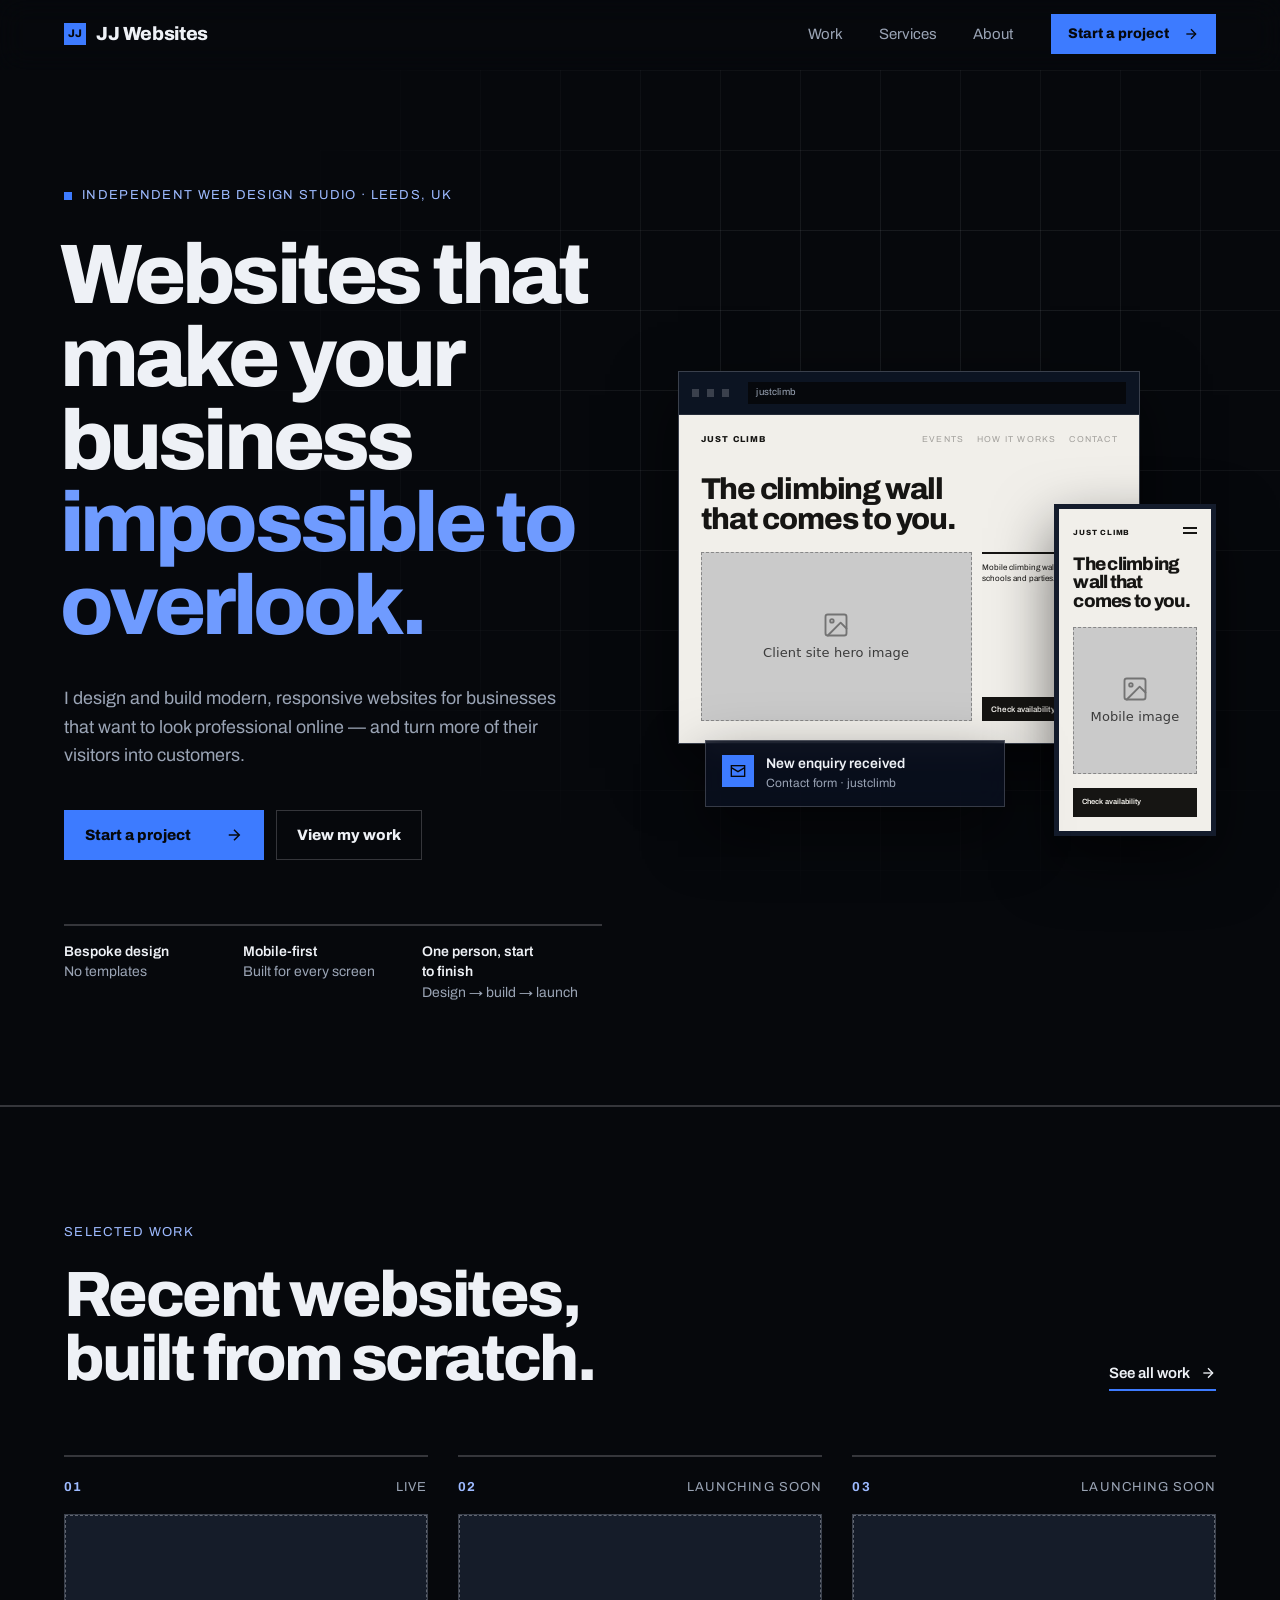
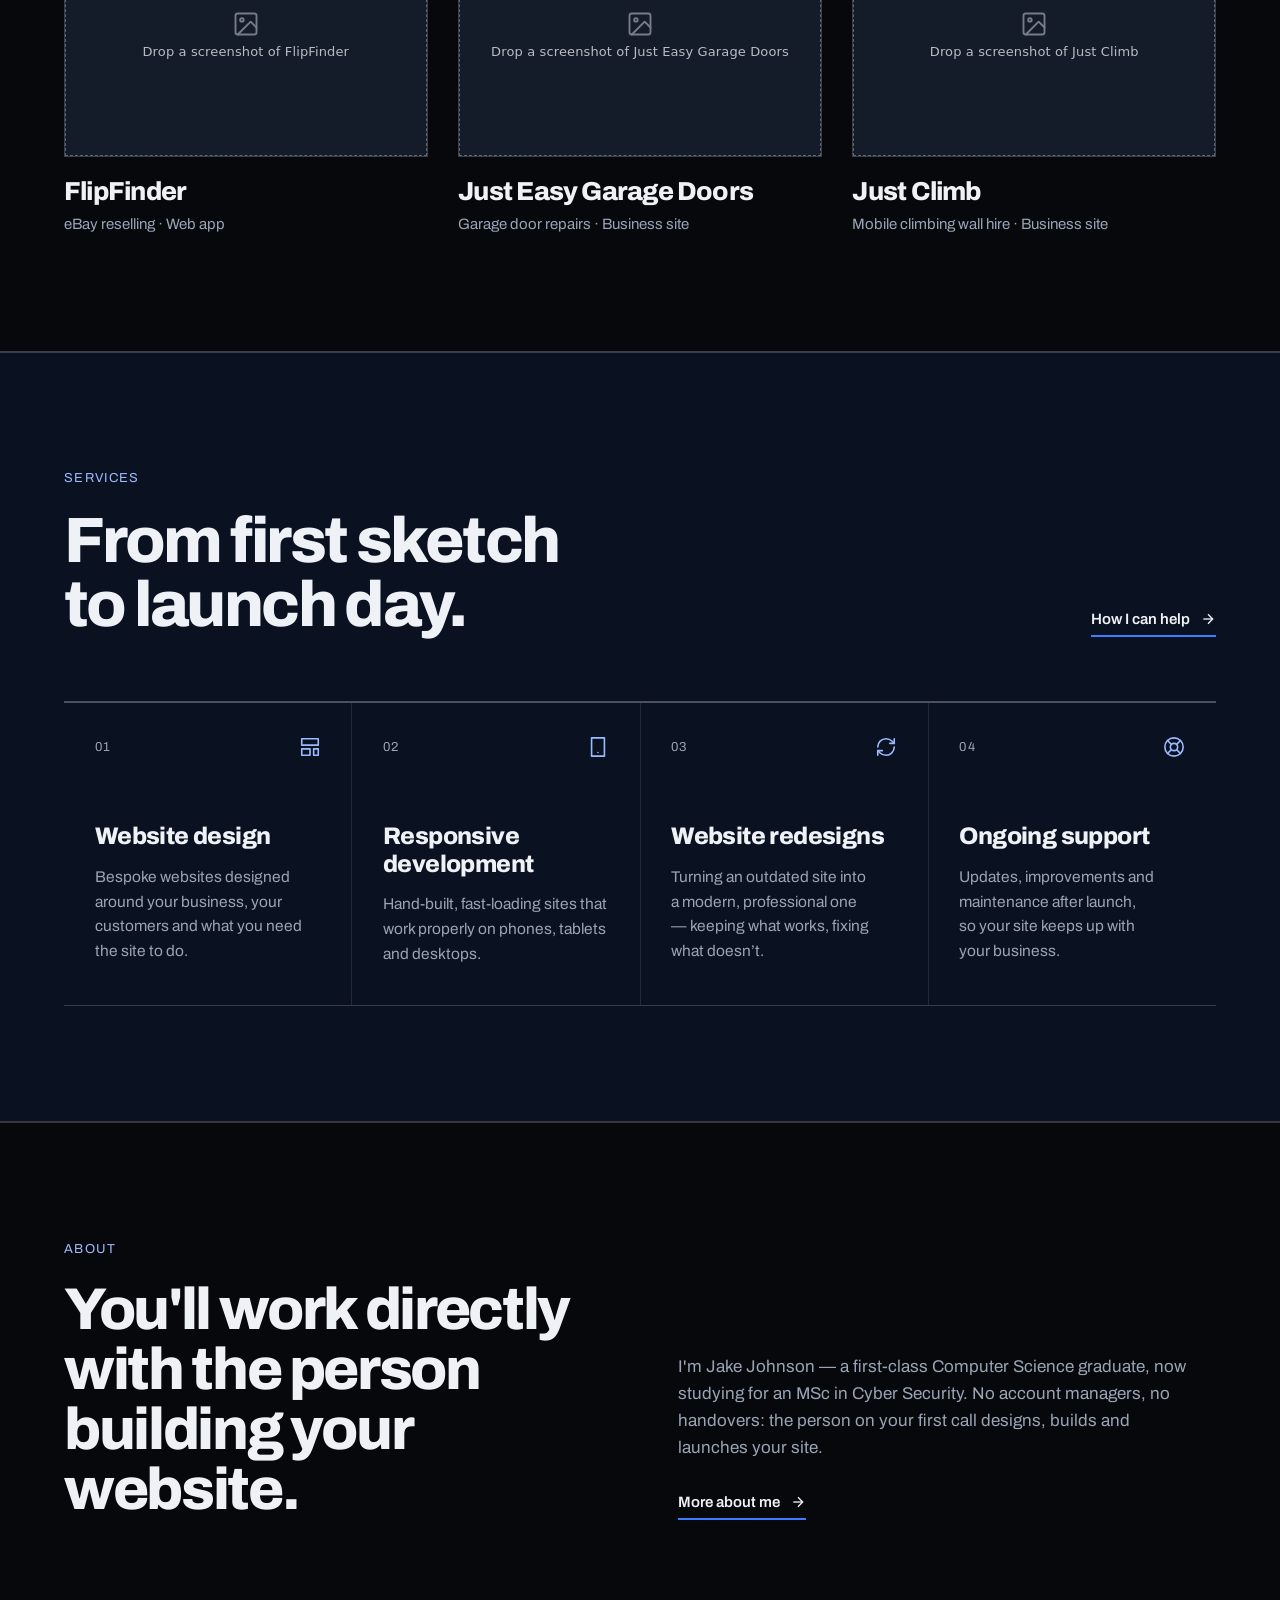
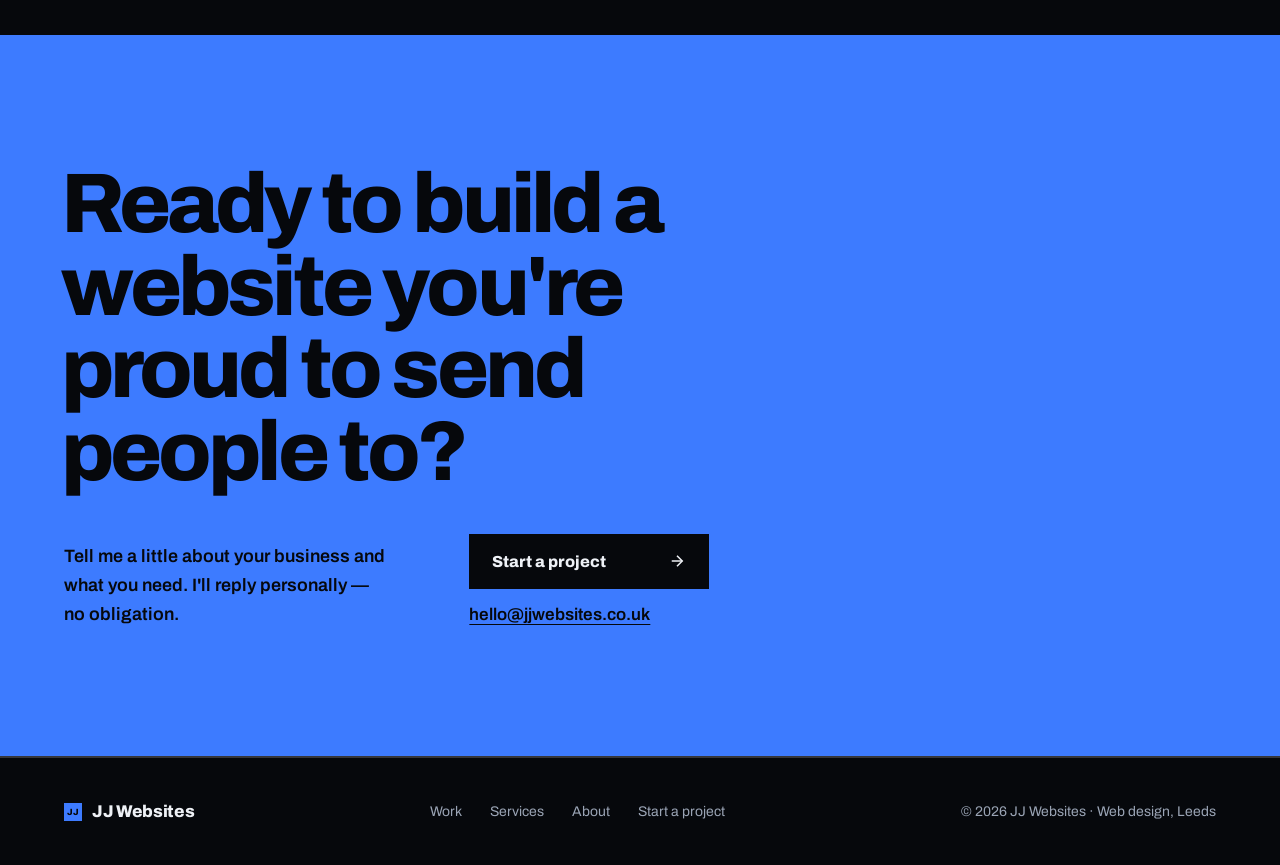
<file: index.html>
<!DOCTYPE html>
<html lang="en-GB">
<head>
<meta charset="utf-8">
<meta name="viewport" content="width=device-width, initial-scale=1">
<title>JJ Websites — Web design studio, Leeds</title>
<meta name="description" content="JJ Websites designs and builds modern, responsive websites for UK businesses that want to look professional online and win more enquiries.">
<meta name="theme-color" content="#06080c">
<link rel="icon" href="favicon.svg" type="image/svg+xml">
<link rel="preconnect" href="https://fonts.googleapis.com">
<link rel="preconnect" href="https://fonts.gstatic.com" crossorigin>
<link rel="stylesheet" href="https://fonts.googleapis.com/css2?family=Archivo:wght@400;600;800&display=swap">
<link rel="stylesheet" href="css/styles.css">
<script src="js/main.js" defer></script>
</head>
<body>
<a href="#main" class="skip">Skip to content</a>

<header class="site-header">
  <nav class="wrap site-nav" aria-label="Primary">
    <a href="index.html" class="brand" aria-label="JJ Websites — home"><span class="brand-mark" aria-hidden="true">JJ</span><span>JJ Websites</span></a>
    <div class="nav-links">
          <a href="work.html">Work</a>
          <a href="services.html">Services</a>
          <a href="about.html">About</a>
    </div>
    <a href="contact.html" class="btn btn-primary nav-cta">Start a project <svg class="arrow" width="16" height="16" viewBox="0 0 24 24" aria-hidden="true"><path d="M5 12h14"/><path d="m12 5 7 7-7 7"/></svg></a>
    <button type="button" class="menu-btn" aria-label="Open menu" aria-expanded="false" aria-controls="mobile-menu">
      <svg class="i-open" width="20" height="20" viewBox="0 0 24 24" aria-hidden="true"><path d="M4 7h16"/><path d="M4 12h16"/><path d="M4 17h16"/></svg>
      <svg class="i-close" width="20" height="20" viewBox="0 0 24 24" aria-hidden="true"><path d="M6 6l12 12"/><path d="M18 6L6 18"/></svg>
    </button>
  </nav>
  <div id="mobile-menu" class="mobile-menu">
    <div class="mobile-links">
        <a href="work.html"><span>Work</span><small>01</small></a>
        <a href="services.html"><span>Services</span><small>02</small></a>
        <a href="about.html"><span>About</span><small>03</small></a>
    </div>
    <a href="contact.html" class="btn btn-primary">Start a project <svg class="arrow" width="18" height="18" viewBox="0 0 24 24" aria-hidden="true"><path d="M5 12h14"/><path d="m12 5 7 7-7 7"/></svg></a>
    <a href="mailto:hello@jjwebsites.co.uk" class="mobile-email">hello@jjwebsites.co.uk</a>
  </div>
</header>

<main id="main" tabindex="-1">

<section class="hero" aria-labelledby="hero-title">
  <div class="hero-grid-bg" aria-hidden="true"></div>
  <div class="wrap hero-inner">
    <div>
      <p class="eyebrow hero-kicker" data-reveal>Independent web design studio · Leeds, UK</p>
      <h1 id="hero-title" data-reveal>Websites that make your business <span>impossible to overlook.</span></h1>
      <p class="lede" data-reveal>I design and build modern, responsive websites for businesses that want to look professional online — and turn more of their visitors into customers.</p>
      <div class="hero-actions" data-reveal>
        <a href="contact.html" class="btn btn-primary btn-wide">Start a project <svg class="arrow" width="18" height="18" viewBox="0 0 24 24" aria-hidden="true"><path d="M5 12h14"/><path d="m12 5 7 7-7 7"/></svg></a>
        <a href="work.html" class="btn btn-secondary">View my work</a>
      </div>
      <ul class="hero-points" data-reveal>
        <li><strong>Bespoke design</strong>No templates</li>
        <li><strong>Mobile-first</strong>Built for every screen</li>
        <li><strong>One person, start to finish</strong>Design → build → launch</li>
      </ul>
    </div>

    <div class="mock" aria-hidden="true" data-reveal>
      <div class="mock-browser" data-float>
        <div class="mock-bar"><i></i><i></i><i></i><span class="mock-url">justclimb</span></div>
        <div class="mock-page">
          <div class="mock-top"><strong>Just Climb</strong><span><span>Events</span><span>How it works</span><span>Contact</span></span></div>
          <div class="mock-title">The climbing wall that comes to you.</div>
          <div class="mock-row">
            <div class="mock-img grayscale media"><span class="slot"><svg width="28" height="28" viewBox="0 0 24 24" aria-hidden="true"><rect x="3" y="3" width="18" height="18" rx="2"/><circle cx="8.5" cy="8.5" r="1.5"/><path d="m21 15-5-5L5 21"/></svg><span class="slot-cap">Client site hero image</span></span></div>
            <div class="mock-side">
              <span class="rule"></span>
              <span>Mobile climbing wall hire for events, schools and parties.</span>
              <span class="mock-btn">Check availability</span>
            </div>
          </div>
        </div>
      </div>
      <div class="mock-phone" data-float>
        <div class="mock-phone-top"><span>Just Climb</span><span class="mock-burger"><i></i><i></i></span></div>
        <div class="mock-phone-title">The climbing wall that comes to you.</div>
        <div class="mock-phone-img grayscale media"><span class="slot"><svg width="28" height="28" viewBox="0 0 24 24" aria-hidden="true"><rect x="3" y="3" width="18" height="18" rx="2"/><circle cx="8.5" cy="8.5" r="1.5"/><path d="m21 15-5-5L5 21"/></svg><span class="slot-cap">Mobile image</span></span></div>
        <div class="mock-phone-btn">Check availability</div>
      </div>
      <div class="mock-toast" data-float>
        <span class="mock-toast-icon"><svg width="16" height="16" viewBox="0 0 24 24"><rect width="20" height="16" x="2" y="4"/><path d="m22 7-10 6L2 7"/></svg></span>
        <span class="mock-toast-text"><strong>New enquiry received</strong><span>Contact form · justclimb</span></span>
      </div>
    </div>
  </div>
</section>

<section class="rule-top" aria-labelledby="home-work-title">
  <div class="wrap section">
    <div class="section-head" data-reveal>
      <div>
        <p class="eyebrow">Selected work</p>
        <h2 id="home-work-title" class="h-section">Recent websites, built from scratch.</h2>
      </div>
      <a href="work.html" class="link-arrow">See all work <svg class="arrow" width="16" height="16" viewBox="0 0 24 24" aria-hidden="true"><path d="M5 12h14"/><path d="m12 5 7 7-7 7"/></svg></a>
    </div>
    <div class="card-grid" data-rail>
      <a class="work-card" href="work.html" data-reveal>
        <span class="work-card-meta"><b>01</b><span>Live</span></span>
        <span class="media"><span class="slot"><svg width="28" height="28" viewBox="0 0 24 24" aria-hidden="true"><rect x="3" y="3" width="18" height="18" rx="2"/><circle cx="8.5" cy="8.5" r="1.5"/><path d="m21 15-5-5L5 21"/></svg><span class="slot-cap">Drop a screenshot of FlipFinder</span></span></span>
        <span class="work-card-name">FlipFinder</span>
        <span class="work-card-type">eBay reselling · Web app</span>
      </a>
      <a class="work-card" href="work.html" data-reveal>
        <span class="work-card-meta"><b>02</b><span>Launching soon</span></span>
        <span class="media"><span class="slot"><svg width="28" height="28" viewBox="0 0 24 24" aria-hidden="true"><rect x="3" y="3" width="18" height="18" rx="2"/><circle cx="8.5" cy="8.5" r="1.5"/><path d="m21 15-5-5L5 21"/></svg><span class="slot-cap">Drop a screenshot of Just Easy Garage Doors</span></span></span>
        <span class="work-card-name">Just Easy Garage Doors</span>
        <span class="work-card-type">Garage door repairs · Business site</span>
      </a>
      <a class="work-card" href="work.html" data-reveal>
        <span class="work-card-meta"><b>03</b><span>Launching soon</span></span>
        <span class="media"><span class="slot"><svg width="28" height="28" viewBox="0 0 24 24" aria-hidden="true"><rect x="3" y="3" width="18" height="18" rx="2"/><circle cx="8.5" cy="8.5" r="1.5"/><path d="m21 15-5-5L5 21"/></svg><span class="slot-cap">Drop a screenshot of Just Climb</span></span></span>
        <span class="work-card-name">Just Climb</span>
        <span class="work-card-type">Mobile climbing wall hire · Business site</span>
      </a>
    </div>
  </div>
</section>

<section class="band" aria-labelledby="home-services-title">
  <div class="wrap section">
    <div class="section-head" data-reveal>
      <div>
        <p class="eyebrow">Services</p>
        <h2 id="home-services-title" class="h-section">From first sketch to launch day.</h2>
      </div>
      <a href="services.html" class="link-arrow">How I can help <svg class="arrow" width="16" height="16" viewBox="0 0 24 24" aria-hidden="true"><path d="M5 12h14"/><path d="m12 5 7 7-7 7"/></svg></a>
    </div>
    <div class="svc-grid" data-reveal>
      <div class="svc">
        <div class="svc-top"><span>01</span><svg width="22" height="22" viewBox="0 0 24 24" aria-hidden="true"><rect width="18" height="7" x="3" y="3"/><rect width="9" height="7" x="3" y="14"/><rect width="5" height="7" x="16" y="14"/></svg></div>
        <h3>Website design</h3>
        <p>Bespoke websites designed around your business, your customers and what you need the site to do.</p>
      </div>
      <div class="svc">
        <div class="svc-top"><span>02</span><svg width="22" height="22" viewBox="0 0 24 24" aria-hidden="true"><rect width="14" height="20" x="5" y="2"/><path d="M12 18h.01"/></svg></div>
        <h3>Responsive development</h3>
        <p>Hand-built, fast-loading sites that work properly on phones, tablets and desktops.</p>
      </div>
      <div class="svc">
        <div class="svc-top"><span>03</span><svg width="22" height="22" viewBox="0 0 24 24" aria-hidden="true"><path d="M3 12a9 9 0 0 1 9-9 9.75 9.75 0 0 1 6.74 2.74L21 8"/><path d="M21 3v5h-5"/><path d="M21 12a9 9 0 0 1-9 9 9.75 9.75 0 0 1-6.74-2.74L3 16"/><path d="M8 16H3v5"/></svg></div>
        <h3>Website redesigns</h3>
        <p>Turning an outdated site into a modern, professional one — keeping what works, fixing what doesn’t.</p>
      </div>
      <div class="svc">
        <div class="svc-top"><span>04</span><svg width="22" height="22" viewBox="0 0 24 24" aria-hidden="true"><circle cx="12" cy="12" r="10"/><path d="m4.93 4.93 4.24 4.24"/><path d="m14.83 9.17 4.24-4.24"/><path d="m14.83 14.83 4.24 4.24"/><path d="m9.17 14.83-4.24 4.24"/><circle cx="12" cy="12" r="4"/></svg></div>
        <h3>Ongoing support</h3>
        <p>Updates, improvements and maintenance after launch, so your site keeps up with your business.</p>
      </div>
    </div>
  </div>
</section>

<section class="rule-top" aria-labelledby="home-about-title">
  <div class="wrap section split">
    <div data-reveal>
      <p class="eyebrow">About</p>
      <h2 id="home-about-title">You'll work directly with the person building your website.</h2>
    </div>
    <div data-reveal>
      <p>I'm Jake Johnson — a first-class Computer Science graduate, now studying for an MSc in Cyber Security. No account managers, no handovers: the person on your first call designs, builds and launches your site.</p>
      <a href="about.html" class="link-arrow">More about me <svg class="arrow" width="16" height="16" viewBox="0 0 24 24" aria-hidden="true"><path d="M5 12h14"/><path d="m12 5 7 7-7 7"/></svg></a>
    </div>
  </div>
</section>

<section class="cta" aria-labelledby="cta-title">
  <div class="wrap cta-inner" data-reveal>
    <h2 id="cta-title">Ready to build a website you're proud to send people to?</h2>
    <p>Tell me a little about your business and what you need. I'll reply personally — no obligation.</p>
    <div class="cta-actions">
      <a href="contact.html" class="btn">Start a project <svg class="arrow" width="18" height="18" viewBox="0 0 24 24" aria-hidden="true"><path d="M5 12h14"/><path d="m12 5 7 7-7 7"/></svg></a>
      <a href="mailto:hello@jjwebsites.co.uk">hello@jjwebsites.co.uk</a>
    </div>
  </div>
</section>

</main>

<footer class="site-footer">
  <div class="wrap footer-inner">
    <a href="index.html" class="brand"><span class="brand-mark" aria-hidden="true">JJ</span>JJ Websites</a>
    <nav class="footer-nav" aria-label="Footer">
      <a href="work.html">Work</a>
      <a href="services.html">Services</a>
      <a href="about.html">About</a>
      <a href="contact.html">Start a project</a>
    </nav>
    <span>© 2026 JJ Websites · Web design, Leeds</span>
  </div>
</footer>
</body>
</html>
</file>
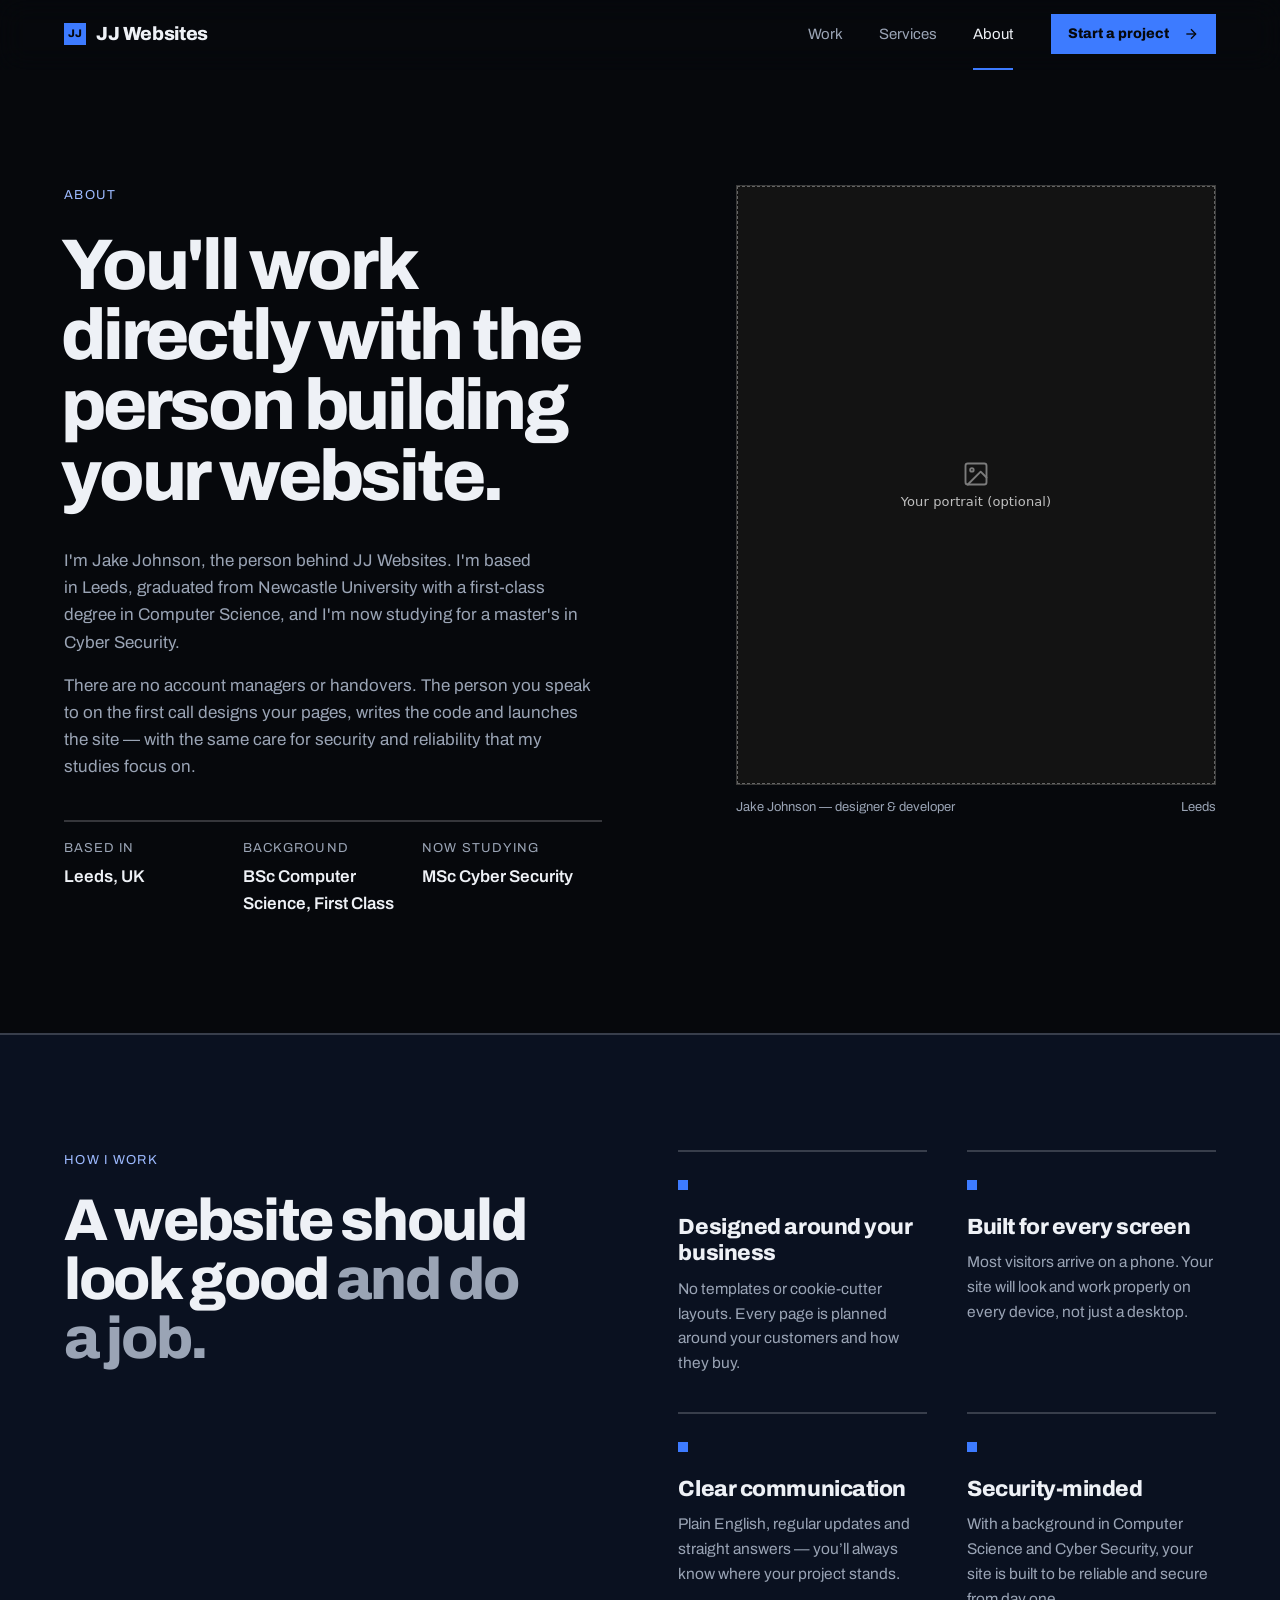
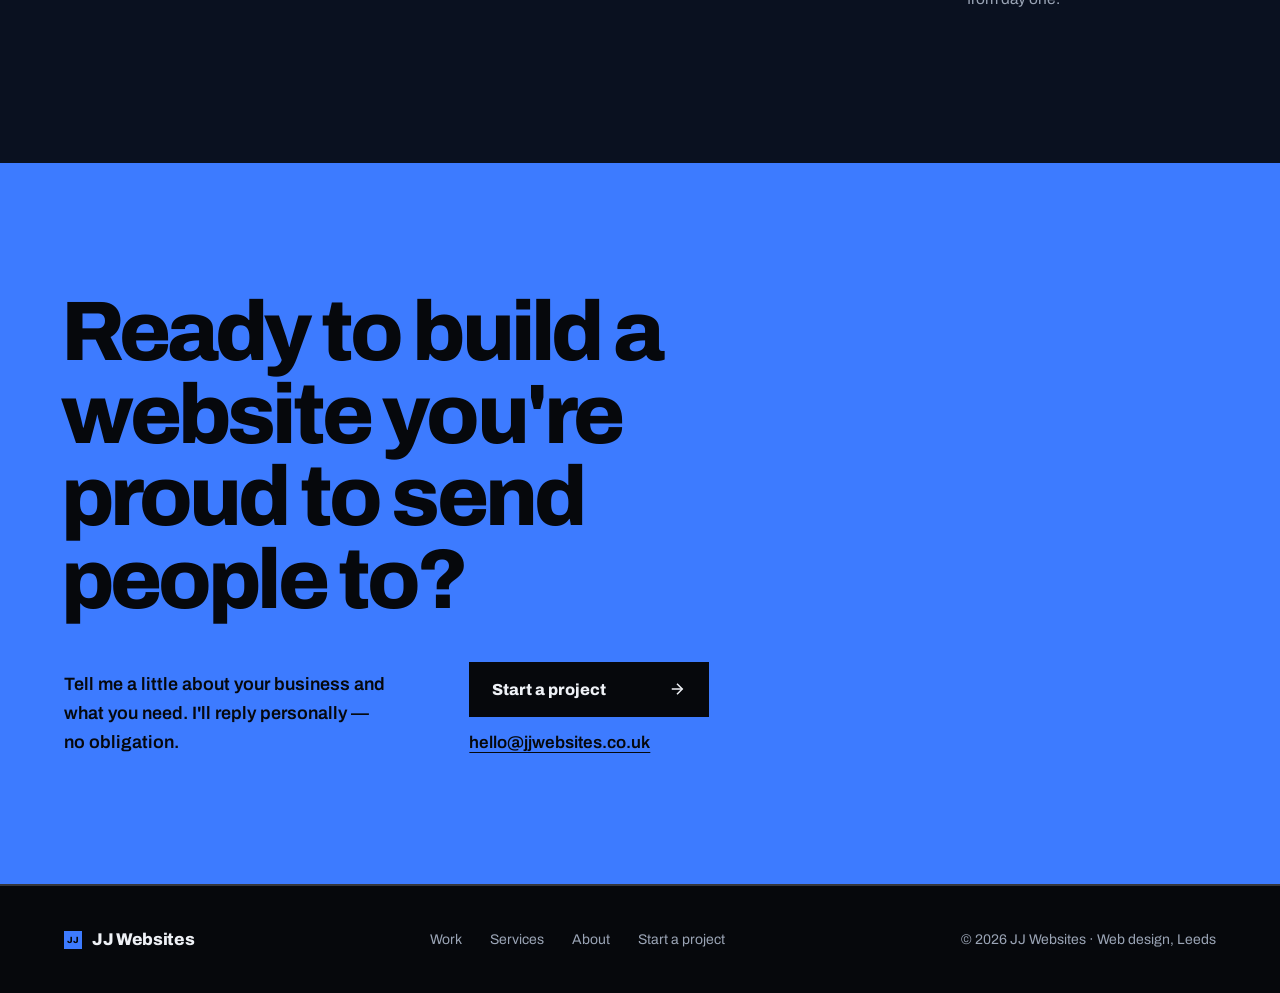
<file: about.html>
<!DOCTYPE html>
<html lang="en-GB">
<head>
<meta charset="utf-8">
<meta name="viewport" content="width=device-width, initial-scale=1">
<title>About — JJ Websites</title>
<meta name="description" content="Jake Johnson designs, builds and launches every JJ Websites project personally.">
<meta name="theme-color" content="#06080c">
<link rel="icon" href="favicon.svg" type="image/svg+xml">
<link rel="preconnect" href="https://fonts.googleapis.com">
<link rel="preconnect" href="https://fonts.gstatic.com" crossorigin>
<link rel="stylesheet" href="https://fonts.googleapis.com/css2?family=Archivo:wght@400;600;800&display=swap">
<link rel="stylesheet" href="css/styles.css">
<script src="js/main.js" defer></script>
</head>
<body>
<a href="#main" class="skip">Skip to content</a>

<header class="site-header">
  <nav class="wrap site-nav" aria-label="Primary">
    <a href="index.html" class="brand" aria-label="JJ Websites — home"><span class="brand-mark" aria-hidden="true">JJ</span><span>JJ Websites</span></a>
    <div class="nav-links">
          <a href="work.html">Work</a>
          <a href="services.html">Services</a>
          <a href="about.html" aria-current="page">About</a>
    </div>
    <a href="contact.html" class="btn btn-primary nav-cta">Start a project <svg class="arrow" width="16" height="16" viewBox="0 0 24 24" aria-hidden="true"><path d="M5 12h14"/><path d="m12 5 7 7-7 7"/></svg></a>
    <button type="button" class="menu-btn" aria-label="Open menu" aria-expanded="false" aria-controls="mobile-menu">
      <svg class="i-open" width="20" height="20" viewBox="0 0 24 24" aria-hidden="true"><path d="M4 7h16"/><path d="M4 12h16"/><path d="M4 17h16"/></svg>
      <svg class="i-close" width="20" height="20" viewBox="0 0 24 24" aria-hidden="true"><path d="M6 6l12 12"/><path d="M18 6L6 18"/></svg>
    </button>
  </nav>
  <div id="mobile-menu" class="mobile-menu">
    <div class="mobile-links">
        <a href="work.html"><span>Work</span><small>01</small></a>
        <a href="services.html"><span>Services</span><small>02</small></a>
        <a href="about.html" aria-current="page"><span>About</span><small>03</small></a>
    </div>
    <a href="contact.html" class="btn btn-primary">Start a project <svg class="arrow" width="18" height="18" viewBox="0 0 24 24" aria-hidden="true"><path d="M5 12h14"/><path d="m12 5 7 7-7 7"/></svg></a>
    <a href="mailto:hello@jjwebsites.co.uk" class="mobile-email">hello@jjwebsites.co.uk</a>
  </div>
</header>

<main id="main" tabindex="-1">

<section aria-labelledby="about-title">
  <div class="wrap about-intro">
    <div data-reveal>
      <p class="eyebrow">About</p>
      <h1 id="about-title">You'll work directly with the person building your website.</h1>
      <p class="body">I'm Jake Johnson, the person behind JJ Websites. I'm based in Leeds, graduated from Newcastle University with a first-class degree in Computer Science, and I'm now studying for a master's in Cyber Security.</p>
      <p class="body">There are no account managers or handovers. The person you speak to on the first call designs your pages, writes the code and launches the site — with the same care for security and reliability that my studies focus on.</p>
      <dl class="facts">
        <div><dt>Based in</dt><dd>Leeds, UK</dd></div>
        <div><dt>Background</dt><dd>BSc Computer Science, First Class</dd></div>
        <div><dt>Now studying</dt><dd>MSc Cyber Security</dd></div>
      </dl>
    </div>
    <figure class="portrait" data-reveal>
      <div class="media grayscale"><span class="slot"><svg width="28" height="28" viewBox="0 0 24 24" aria-hidden="true"><rect x="3" y="3" width="18" height="18" rx="2"/><circle cx="8.5" cy="8.5" r="1.5"/><path d="m21 15-5-5L5 21"/></svg><span class="slot-cap">Your portrait (optional)</span></span></div>
      <figcaption><span>Jake Johnson — designer &amp; developer</span><span>Leeds</span></figcaption>
    </figure>
  </div>
</section>
<section class="band" aria-labelledby="why-title">
  <div class="wrap section approach">
    <div class="approach-head" data-reveal>
      <p class="eyebrow">How I work</p>
      <h2 id="why-title">A website should look good <span>and do a job.</span></h2>
    </div>
    <div class="reasons" data-rail>
      <div data-reveal>
        <h3>Designed around your business</h3>
        <p>No templates or cookie-cutter layouts. Every page is planned around your customers and how they buy.</p>
      </div>
      <div data-reveal>
        <h3>Built for every screen</h3>
        <p>Most visitors arrive on a phone. Your site will look and work properly on every device, not just a desktop.</p>
      </div>
      <div data-reveal>
        <h3>Clear communication</h3>
        <p>Plain English, regular updates and straight answers — you’ll always know where your project stands.</p>
      </div>
      <div data-reveal>
        <h3>Security-minded</h3>
        <p>With a background in Computer Science and Cyber Security, your site is built to be reliable and secure from day one.</p>
      </div>
    </div>
  </div>
</section>

<section class="cta" aria-labelledby="cta-title">
  <div class="wrap cta-inner" data-reveal>
    <h2 id="cta-title">Ready to build a website you're proud to send people to?</h2>
    <p>Tell me a little about your business and what you need. I'll reply personally — no obligation.</p>
    <div class="cta-actions">
      <a href="contact.html" class="btn">Start a project <svg class="arrow" width="18" height="18" viewBox="0 0 24 24" aria-hidden="true"><path d="M5 12h14"/><path d="m12 5 7 7-7 7"/></svg></a>
      <a href="mailto:hello@jjwebsites.co.uk">hello@jjwebsites.co.uk</a>
    </div>
  </div>
</section>

</main>

<footer class="site-footer">
  <div class="wrap footer-inner">
    <a href="index.html" class="brand"><span class="brand-mark" aria-hidden="true">JJ</span>JJ Websites</a>
    <nav class="footer-nav" aria-label="Footer">
      <a href="work.html">Work</a>
      <a href="services.html">Services</a>
      <a href="about.html">About</a>
      <a href="contact.html">Start a project</a>
    </nav>
    <span>© 2026 JJ Websites · Web design, Leeds</span>
  </div>
</footer>
</body>
</html>
</file>
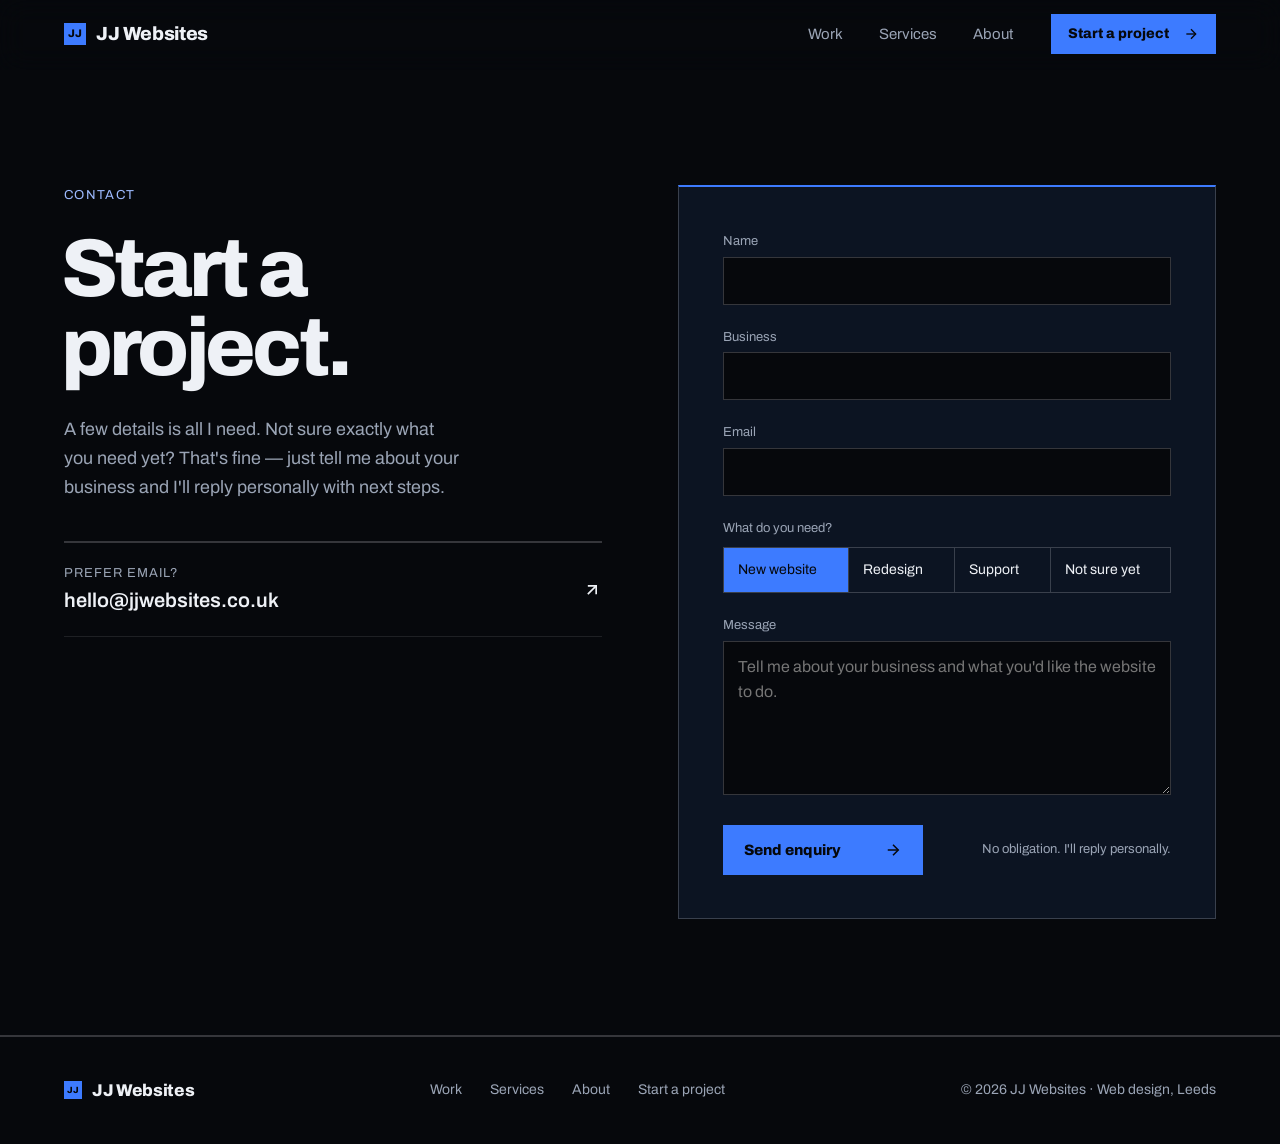
<file: contact.html>
<!DOCTYPE html>
<html lang="en-GB">
<head>
<meta charset="utf-8">
<meta name="viewport" content="width=device-width, initial-scale=1">
<title>Start a project — JJ Websites</title>
<meta name="description" content="Tell JJ Websites about your business and what you need. No obligation — you will get a personal reply.">
<meta name="theme-color" content="#06080c">
<link rel="icon" href="favicon.svg" type="image/svg+xml">
<link rel="preconnect" href="https://fonts.googleapis.com">
<link rel="preconnect" href="https://fonts.gstatic.com" crossorigin>
<link rel="stylesheet" href="https://fonts.googleapis.com/css2?family=Archivo:wght@400;600;800&display=swap">
<link rel="stylesheet" href="css/styles.css">
<script src="js/main.js" defer></script>
</head>
<body>
<a href="#main" class="skip">Skip to content</a>

<header class="site-header">
  <nav class="wrap site-nav" aria-label="Primary">
    <a href="index.html" class="brand" aria-label="JJ Websites — home"><span class="brand-mark" aria-hidden="true">JJ</span><span>JJ Websites</span></a>
    <div class="nav-links">
          <a href="work.html">Work</a>
          <a href="services.html">Services</a>
          <a href="about.html">About</a>
    </div>
    <a href="contact.html" class="btn btn-primary nav-cta">Start a project <svg class="arrow" width="16" height="16" viewBox="0 0 24 24" aria-hidden="true"><path d="M5 12h14"/><path d="m12 5 7 7-7 7"/></svg></a>
    <button type="button" class="menu-btn" aria-label="Open menu" aria-expanded="false" aria-controls="mobile-menu">
      <svg class="i-open" width="20" height="20" viewBox="0 0 24 24" aria-hidden="true"><path d="M4 7h16"/><path d="M4 12h16"/><path d="M4 17h16"/></svg>
      <svg class="i-close" width="20" height="20" viewBox="0 0 24 24" aria-hidden="true"><path d="M6 6l12 12"/><path d="M18 6L6 18"/></svg>
    </button>
  </nav>
  <div id="mobile-menu" class="mobile-menu">
    <div class="mobile-links">
        <a href="work.html"><span>Work</span><small>01</small></a>
        <a href="services.html"><span>Services</span><small>02</small></a>
        <a href="about.html"><span>About</span><small>03</small></a>
    </div>
    <a href="contact.html" class="btn btn-primary">Start a project <svg class="arrow" width="18" height="18" viewBox="0 0 24 24" aria-hidden="true"><path d="M5 12h14"/><path d="m12 5 7 7-7 7"/></svg></a>
    <a href="mailto:hello@jjwebsites.co.uk" class="mobile-email">hello@jjwebsites.co.uk</a>
  </div>
</header>

<main id="main" tabindex="-1">

<section aria-labelledby="contact-title">
  <div class="wrap contact">
    <div data-reveal>
      <p class="eyebrow">Contact</p>
      <h1 id="contact-title">Start a project.</h1>
      <p class="lede">A few details is all I need. Not sure exactly what you need yet? That's fine — just tell me about your business and I'll reply personally with next steps.</p>
      <div class="contact-alt">
        <a href="mailto:hello@jjwebsites.co.uk">
          <span><span>Prefer email?</span><span>hello@jjwebsites.co.uk</span></span>
          <svg class="arrow" width="20" height="20" viewBox="0 0 24 24" aria-hidden="true"><path d="M7 7h10v10"/><path d="M7 17 17 7"/></svg>
        </a>
      </div>
    </div>
    <div class="form-panel" data-reveal>
      <!-- Set data-endpoint to a form service URL (e.g. https://formspree.io/f/xxxx) to receive enquiries directly. -->
      <form id="enquiry" class="form" data-endpoint="">
        <div class="field"><label for="f-name">Name</label><input id="f-name" name="name" class="input" required autocomplete="name"></div>
        <div class="field"><label for="f-biz">Business</label><input id="f-biz" name="business" class="input" autocomplete="organization"></div>
        <div class="field full"><label for="f-email">Email</label><input id="f-email" name="email" type="email" class="input" required autocomplete="email"></div>
        <fieldset class="full">
          <legend>What do you need?</legend>
          <div class="seg">
              <label class="seg-opt"><input type="radio" name="need" value="New website" checked>New website</label>
              <label class="seg-opt"><input type="radio" name="need" value="Redesign">Redesign</label>
              <label class="seg-opt"><input type="radio" name="need" value="Ongoing support">Support</label>
              <label class="seg-opt"><input type="radio" name="need" value="Not sure yet">Not sure yet</label>
          </div>
        </fieldset>
        <div class="field full"><label for="f-msg">Message</label><textarea id="f-msg" name="message" class="input" rows="5" placeholder="Tell me about your business and what you'd like the website to do."></textarea></div>
        <input class="hp" type="text" name="_gotcha" tabindex="-1" autocomplete="off" aria-hidden="true">
        <div class="form-foot full">
          <button type="submit" class="btn btn-primary btn-wide">Send enquiry <svg class="arrow" width="18" height="18" viewBox="0 0 24 24" aria-hidden="true"><path d="M5 12h14"/><path d="m12 5 7 7-7 7"/></svg></button>
          <span>No obligation. I'll reply personally.</span>
        </div>
        <p class="form-error full" role="alert" hidden>Sorry, that didn't send. Please try again or email <a href="mailto:hello@jjwebsites.co.uk">hello@jjwebsites.co.uk</a>.</p>
      </form>
      <div id="sent" class="sent" role="status" hidden>
        <span class="sent-icon" aria-hidden="true"><svg width="22" height="22" viewBox="0 0 24 24"><path d="M20 6 9 17l-5-5"/></svg></span>
        <h2 tabindex="-1">Thanks<span id="sent-name"></span> — <span id="sent-what">enquiry sent</span>.</h2>
        <p id="sent-note">I'll read it properly and get back to you personally with next steps.</p>
        <button type="button" id="send-another" class="btn btn-secondary">Send another</button>
      </div>
    </div>
  </div>
</section>

</main>

<footer class="site-footer">
  <div class="wrap footer-inner">
    <a href="index.html" class="brand"><span class="brand-mark" aria-hidden="true">JJ</span>JJ Websites</a>
    <nav class="footer-nav" aria-label="Footer">
      <a href="work.html">Work</a>
      <a href="services.html">Services</a>
      <a href="about.html">About</a>
      <a href="contact.html">Start a project</a>
    </nav>
    <span>© 2026 JJ Websites · Web design, Leeds</span>
  </div>
</footer>
</body>
</html>
</file>
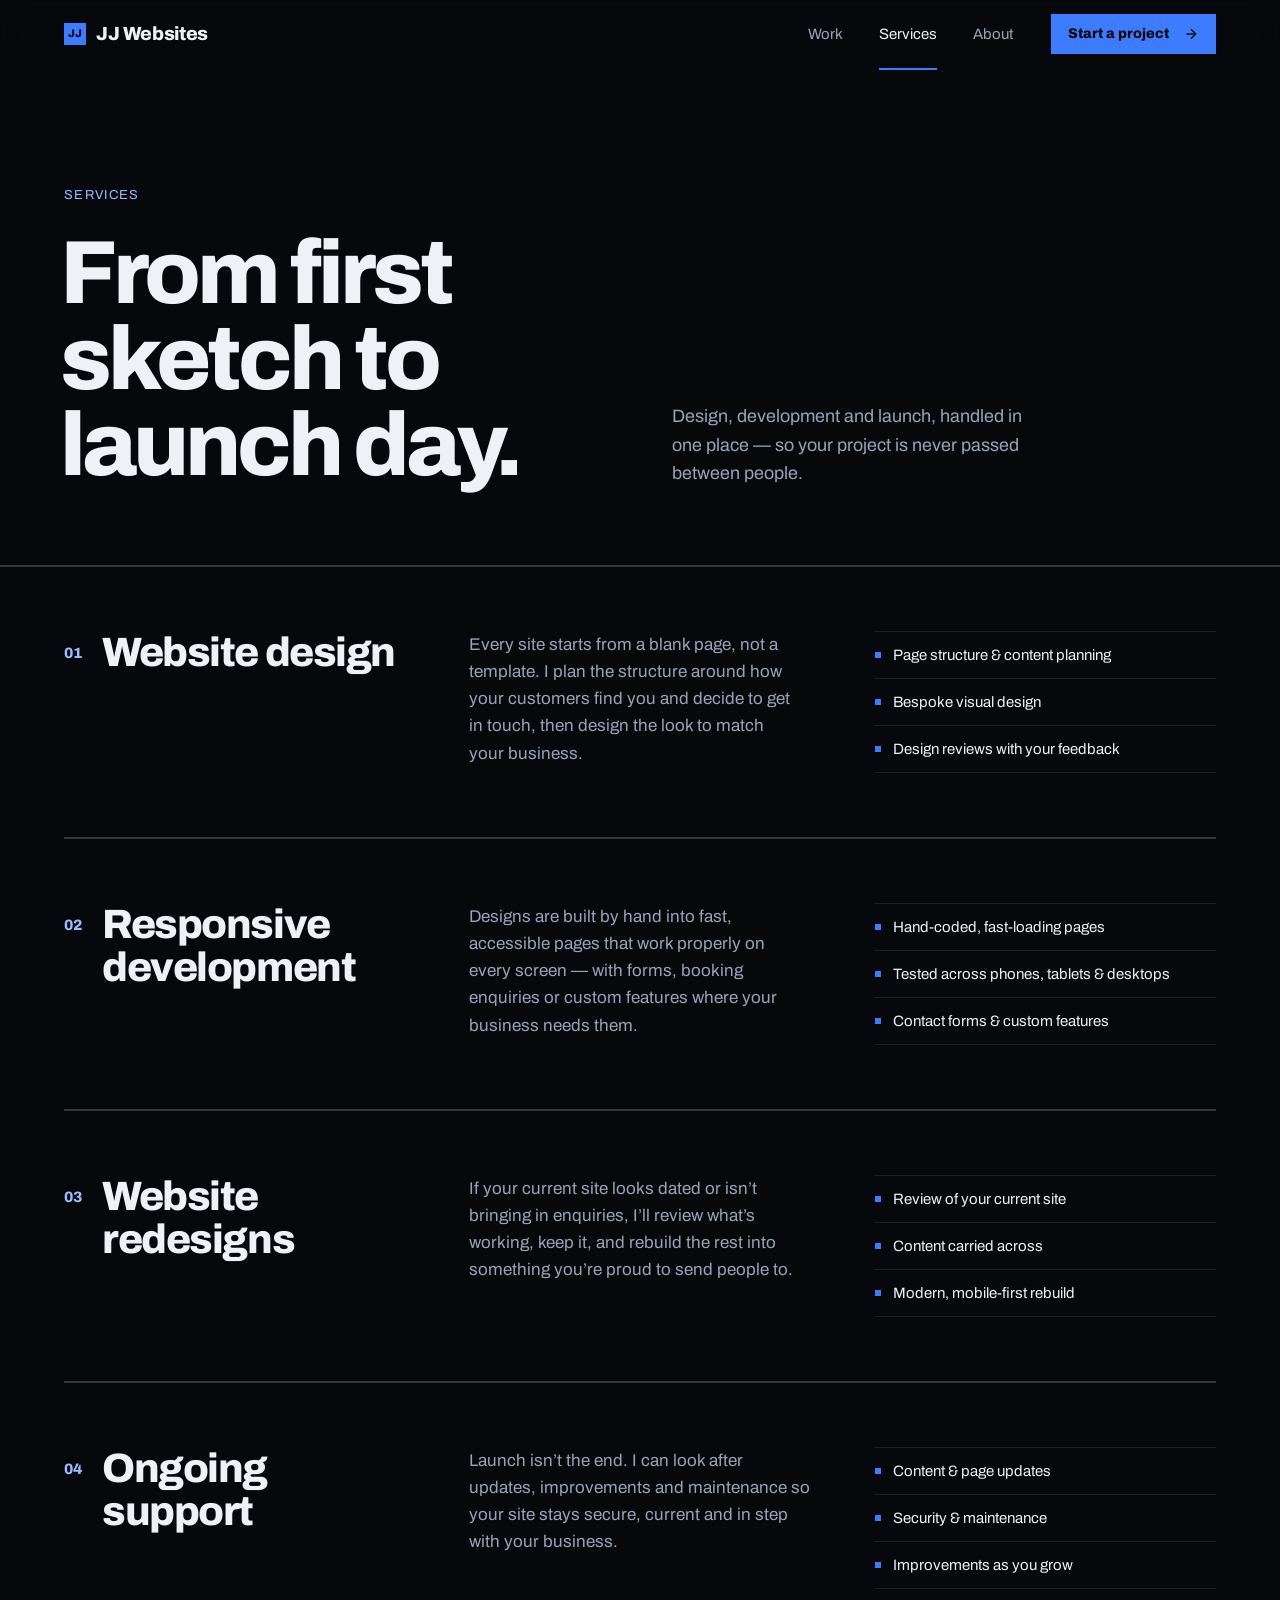
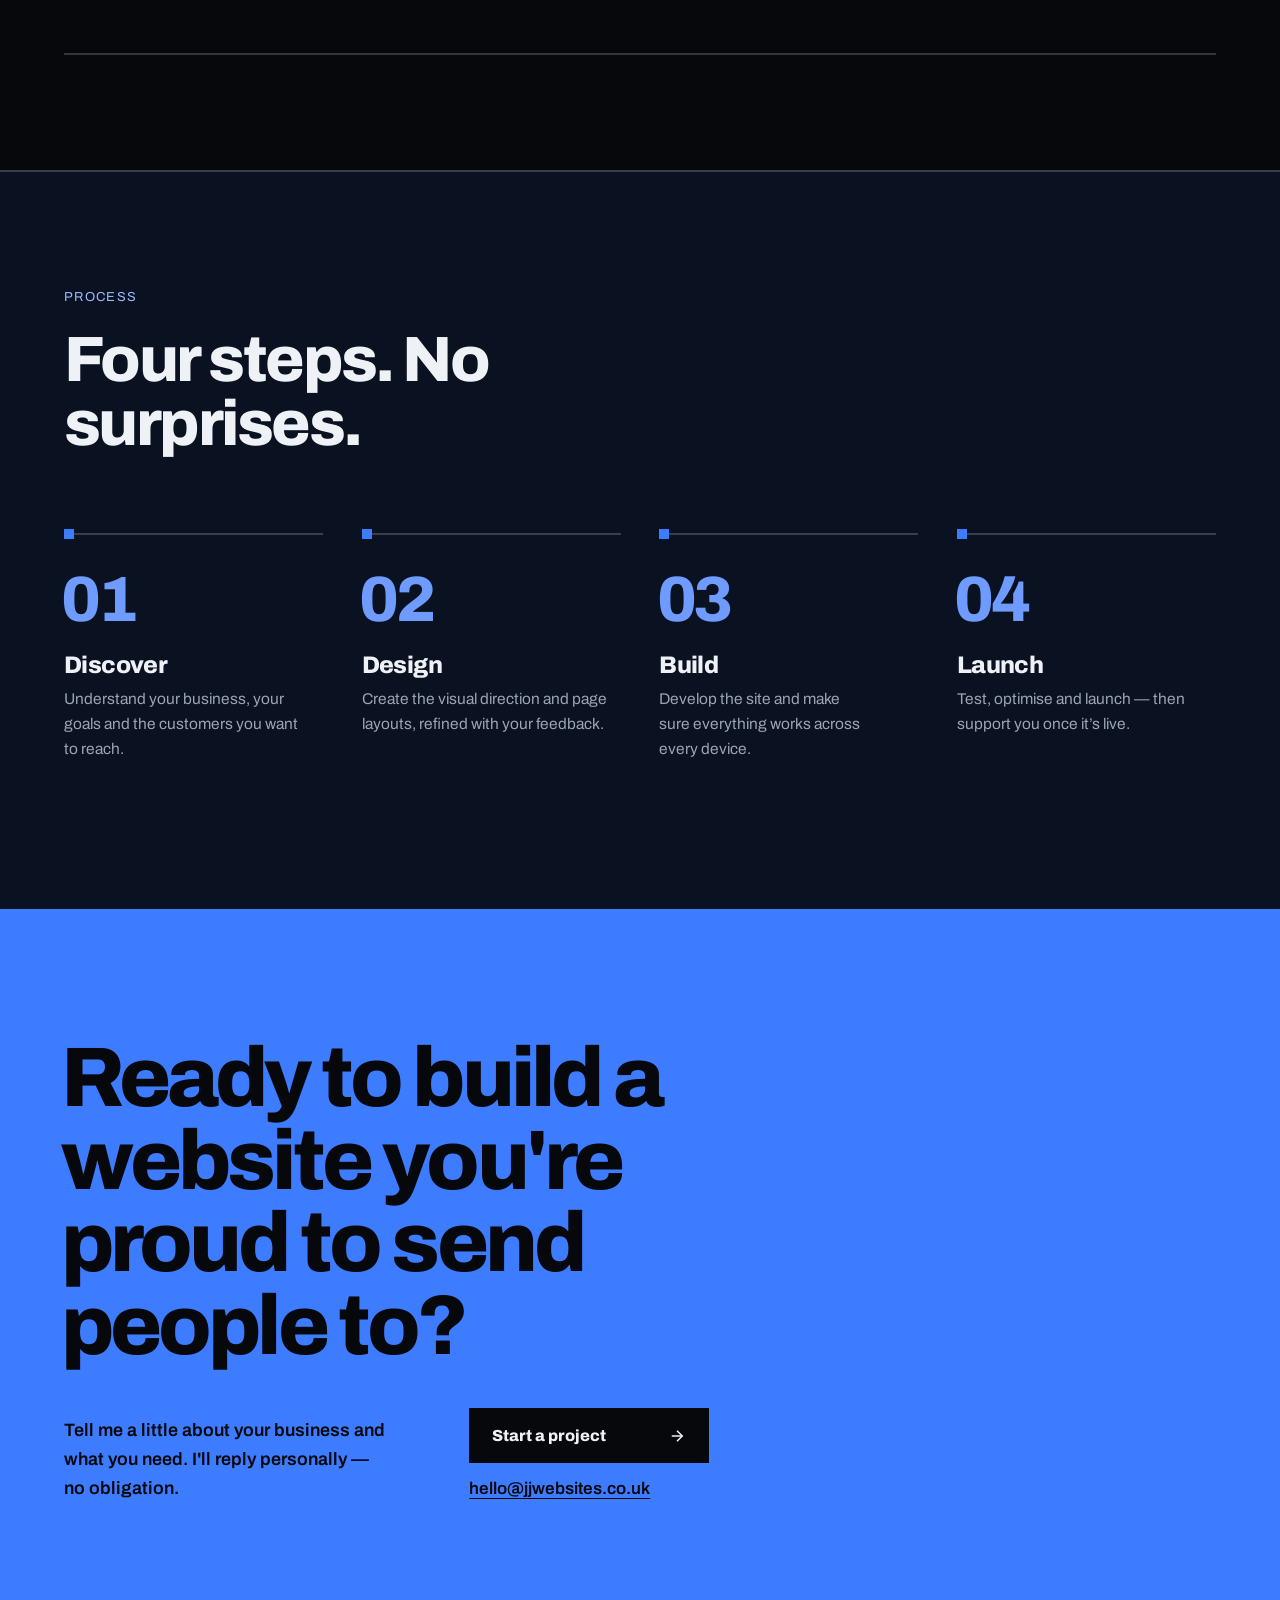
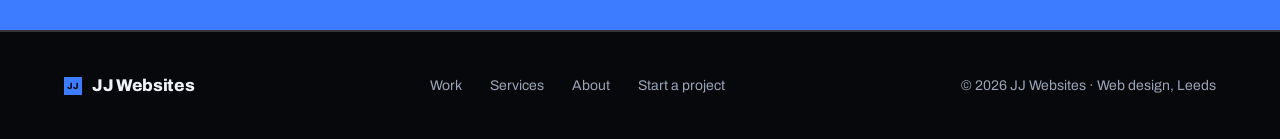
<file: services.html>
<!DOCTYPE html>
<html lang="en-GB">
<head>
<meta charset="utf-8">
<meta name="viewport" content="width=device-width, initial-scale=1">
<title>Services — JJ Websites</title>
<meta name="description" content="Website design, responsive development, redesigns and ongoing support from JJ Websites in Leeds.">
<meta name="theme-color" content="#06080c">
<link rel="icon" href="favicon.svg" type="image/svg+xml">
<link rel="preconnect" href="https://fonts.googleapis.com">
<link rel="preconnect" href="https://fonts.gstatic.com" crossorigin>
<link rel="stylesheet" href="https://fonts.googleapis.com/css2?family=Archivo:wght@400;600;800&display=swap">
<link rel="stylesheet" href="css/styles.css">
<script src="js/main.js" defer></script>
</head>
<body>
<a href="#main" class="skip">Skip to content</a>

<header class="site-header">
  <nav class="wrap site-nav" aria-label="Primary">
    <a href="index.html" class="brand" aria-label="JJ Websites — home"><span class="brand-mark" aria-hidden="true">JJ</span><span>JJ Websites</span></a>
    <div class="nav-links">
          <a href="work.html">Work</a>
          <a href="services.html" aria-current="page">Services</a>
          <a href="about.html">About</a>
    </div>
    <a href="contact.html" class="btn btn-primary nav-cta">Start a project <svg class="arrow" width="16" height="16" viewBox="0 0 24 24" aria-hidden="true"><path d="M5 12h14"/><path d="m12 5 7 7-7 7"/></svg></a>
    <button type="button" class="menu-btn" aria-label="Open menu" aria-expanded="false" aria-controls="mobile-menu">
      <svg class="i-open" width="20" height="20" viewBox="0 0 24 24" aria-hidden="true"><path d="M4 7h16"/><path d="M4 12h16"/><path d="M4 17h16"/></svg>
      <svg class="i-close" width="20" height="20" viewBox="0 0 24 24" aria-hidden="true"><path d="M6 6l12 12"/><path d="M18 6L6 18"/></svg>
    </button>
  </nav>
  <div id="mobile-menu" class="mobile-menu">
    <div class="mobile-links">
        <a href="work.html"><span>Work</span><small>01</small></a>
        <a href="services.html" aria-current="page"><span>Services</span><small>02</small></a>
        <a href="about.html"><span>About</span><small>03</small></a>
    </div>
    <a href="contact.html" class="btn btn-primary">Start a project <svg class="arrow" width="18" height="18" viewBox="0 0 24 24" aria-hidden="true"><path d="M5 12h14"/><path d="m12 5 7 7-7 7"/></svg></a>
    <a href="mailto:hello@jjwebsites.co.uk" class="mobile-email">hello@jjwebsites.co.uk</a>
  </div>
</header>

<main id="main" tabindex="-1">

<section class="rule-bottom" aria-labelledby="services-title">
  <div class="wrap page-head">
    <div data-reveal>
      <p class="eyebrow">Services</p>
      <h1 id="services-title" class="h-page">From first sketch to launch day.</h1>
    </div>
    <p class="lede" data-reveal>Design, development and launch, handled in one place — so your project is never passed between people.</p>
  </div>
</section>
<section aria-label="What I offer">
  <div class="wrap section-end" data-accordion>
    <article class="svc-detail" data-reveal>
      <div class="svc-detail-title"><span class="num">01</span><h2>Website design</h2></div>
      <p>Every site starts from a blank page, not a template. I plan the structure around how your customers find you and decide to get in touch, then design the look to match your business.</p>
      <ul class="ticks">
        <li>Page structure &amp; content planning</li>
        <li>Bespoke visual design</li>
        <li>Design reviews with your feedback</li>
      </ul>
    </article>
    <article class="svc-detail" data-reveal>
      <div class="svc-detail-title"><span class="num">02</span><h2>Responsive development</h2></div>
      <p>Designs are built by hand into fast, accessible pages that work properly on every screen — with forms, booking enquiries or custom features where your business needs them.</p>
      <ul class="ticks">
        <li>Hand-coded, fast-loading pages</li>
        <li>Tested across phones, tablets &amp; desktops</li>
        <li>Contact forms &amp; custom features</li>
      </ul>
    </article>
    <article class="svc-detail" data-reveal>
      <div class="svc-detail-title"><span class="num">03</span><h2>Website redesigns</h2></div>
      <p>If your current site looks dated or isn’t bringing in enquiries, I’ll review what’s working, keep it, and rebuild the rest into something you’re proud to send people to.</p>
      <ul class="ticks">
        <li>Review of your current site</li>
        <li>Content carried across</li>
        <li>Modern, mobile-first rebuild</li>
      </ul>
    </article>
    <article class="svc-detail" data-reveal>
      <div class="svc-detail-title"><span class="num">04</span><h2>Ongoing support</h2></div>
      <p>Launch isn’t the end. I can look after updates, improvements and maintenance so your site stays secure, current and in step with your business.</p>
      <ul class="ticks">
        <li>Content &amp; page updates</li>
        <li>Security &amp; maintenance</li>
        <li>Improvements as you grow</li>
      </ul>
    </article>
  </div>
</section>
<section class="band" aria-labelledby="process-title">
  <div class="wrap section">
    <div class="process-head" data-reveal>
      <p class="eyebrow">Process</p>
      <h2 id="process-title" class="h-section" style="max-width:16ch">Four steps. No surprises.</h2>
    </div>
    <ol class="steps">
      <li data-reveal>
        <span class="step-num">01</span>
        <h3>Discover</h3>
        <p>Understand your business, your goals and the customers you want to reach.</p>
      </li>
      <li data-reveal>
        <span class="step-num">02</span>
        <h3>Design</h3>
        <p>Create the visual direction and page layouts, refined with your feedback.</p>
      </li>
      <li data-reveal>
        <span class="step-num">03</span>
        <h3>Build</h3>
        <p>Develop the site and make sure everything works across every device.</p>
      </li>
      <li data-reveal>
        <span class="step-num">04</span>
        <h3>Launch</h3>
        <p>Test, optimise and launch — then support you once it’s live.</p>
      </li>
    </ol>
  </div>
</section>

<section class="cta" aria-labelledby="cta-title">
  <div class="wrap cta-inner" data-reveal>
    <h2 id="cta-title">Ready to build a website you're proud to send people to?</h2>
    <p>Tell me a little about your business and what you need. I'll reply personally — no obligation.</p>
    <div class="cta-actions">
      <a href="contact.html" class="btn">Start a project <svg class="arrow" width="18" height="18" viewBox="0 0 24 24" aria-hidden="true"><path d="M5 12h14"/><path d="m12 5 7 7-7 7"/></svg></a>
      <a href="mailto:hello@jjwebsites.co.uk">hello@jjwebsites.co.uk</a>
    </div>
  </div>
</section>

</main>

<footer class="site-footer">
  <div class="wrap footer-inner">
    <a href="index.html" class="brand"><span class="brand-mark" aria-hidden="true">JJ</span>JJ Websites</a>
    <nav class="footer-nav" aria-label="Footer">
      <a href="work.html">Work</a>
      <a href="services.html">Services</a>
      <a href="about.html">About</a>
      <a href="contact.html">Start a project</a>
    </nav>
    <span>© 2026 JJ Websites · Web design, Leeds</span>
  </div>
</footer>
</body>
</html>
</file>
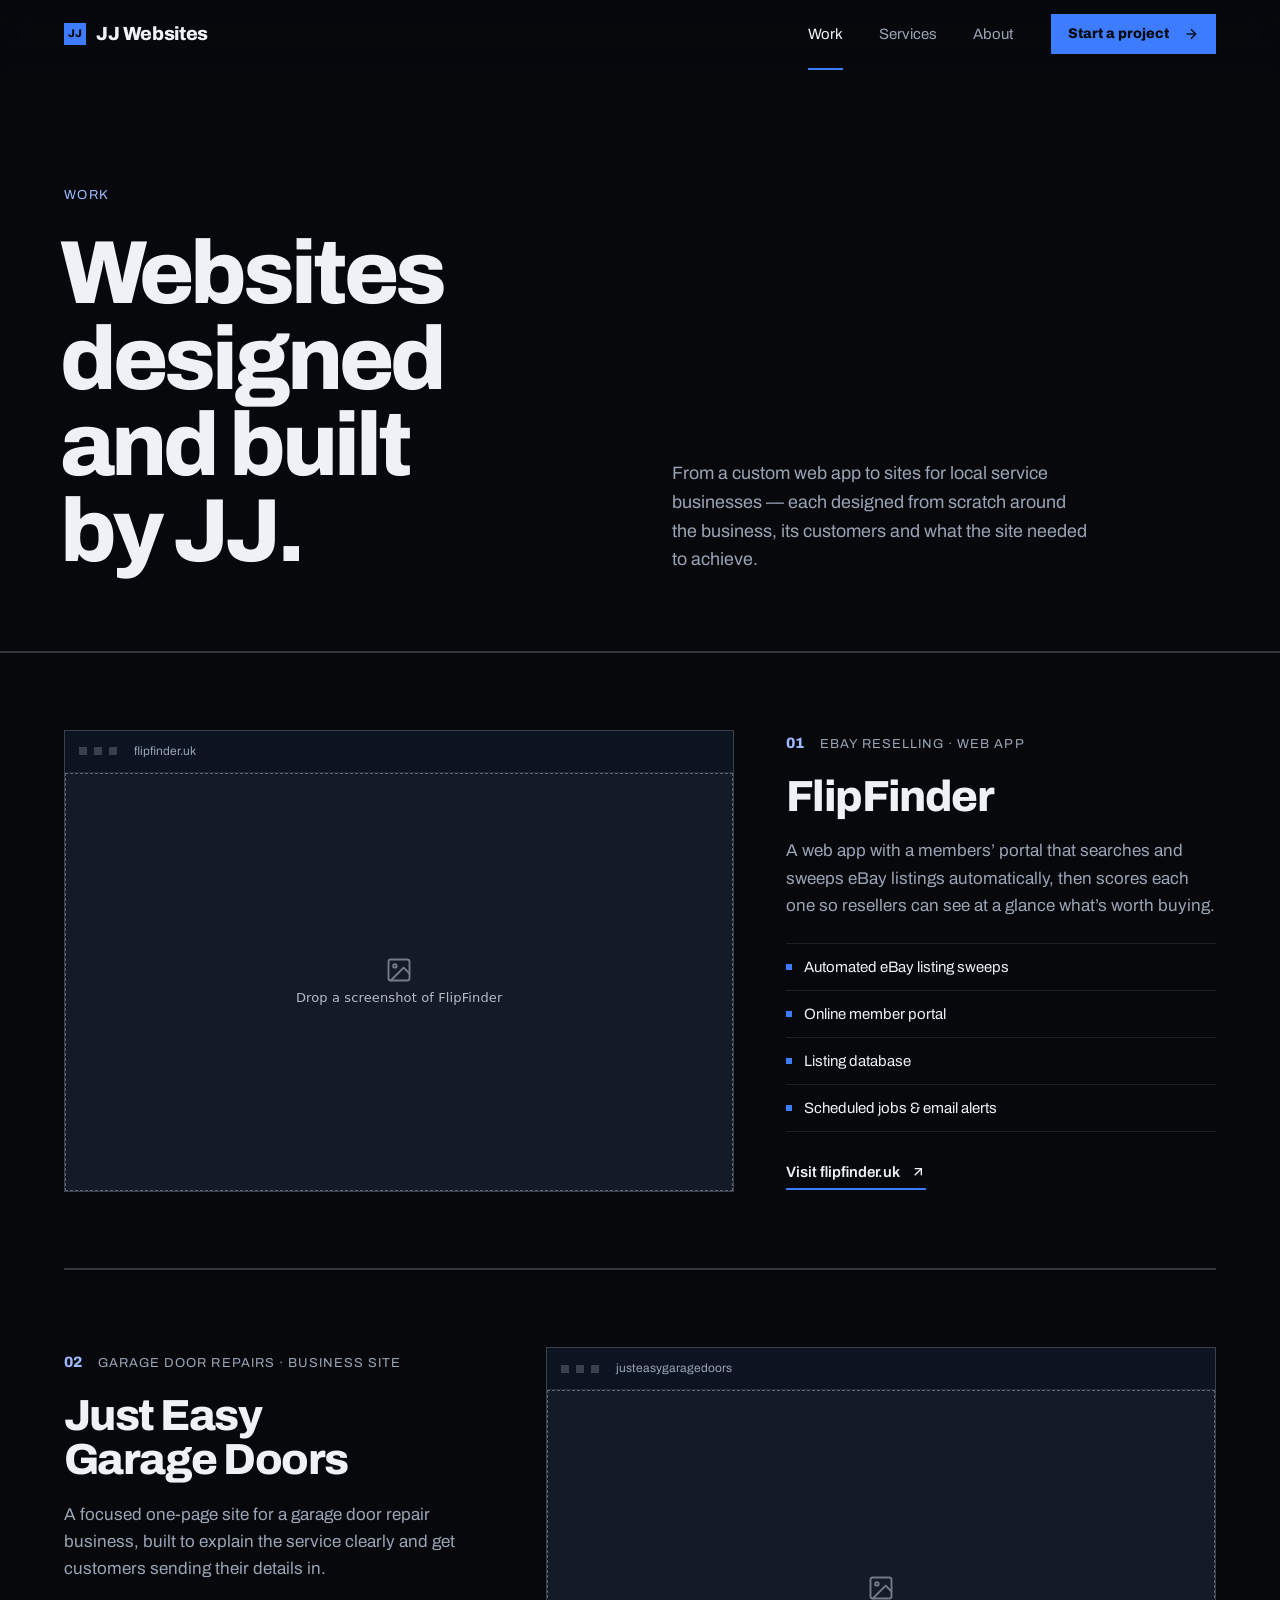
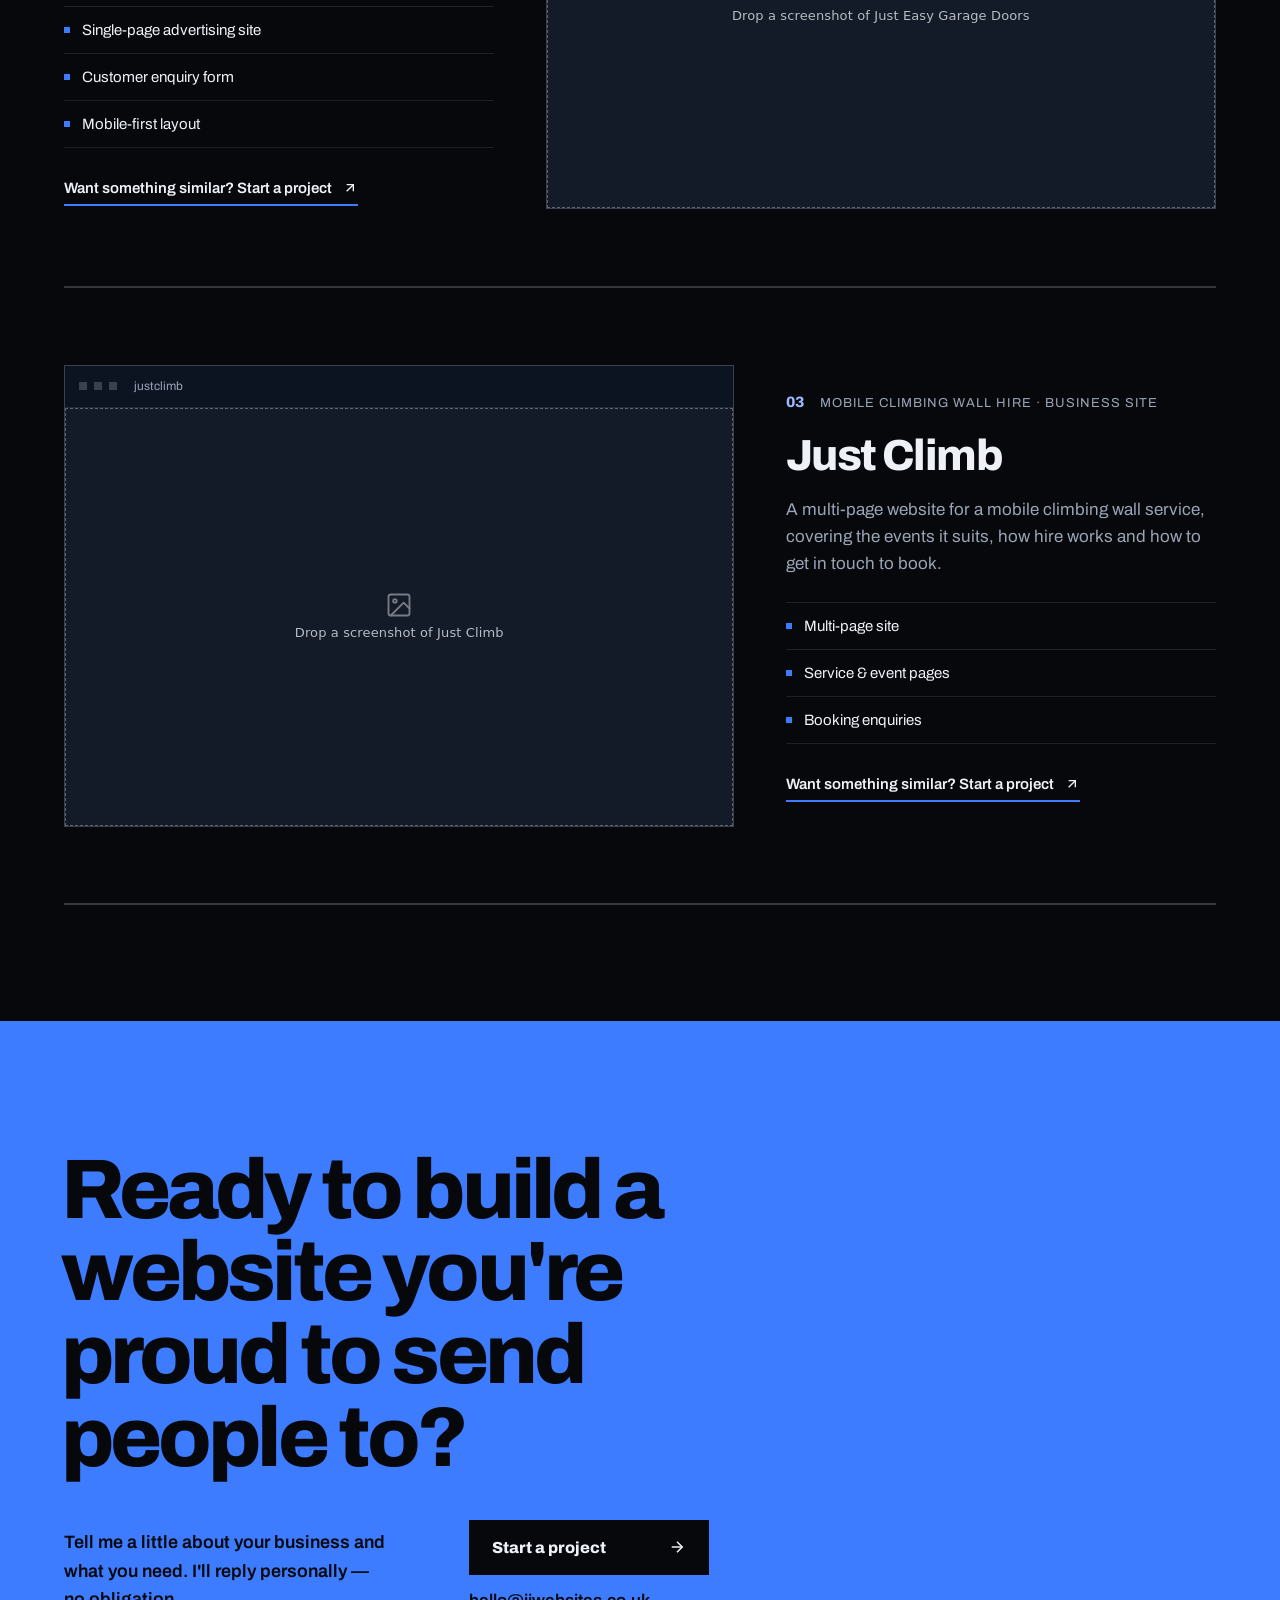
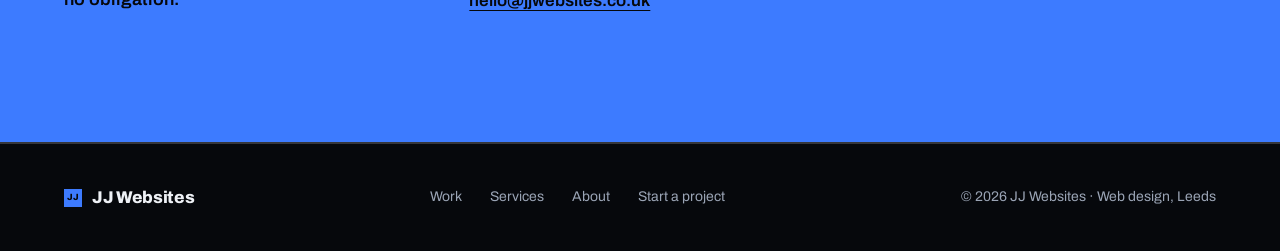
<file: work.html>
<!DOCTYPE html>
<html lang="en-GB">
<head>
<meta charset="utf-8">
<meta name="viewport" content="width=device-width, initial-scale=1">
<title>Work — JJ Websites</title>
<meta name="description" content="Websites designed and built by JJ Websites: web apps and business sites built from scratch.">
<meta name="theme-color" content="#06080c">
<link rel="icon" href="favicon.svg" type="image/svg+xml">
<link rel="preconnect" href="https://fonts.googleapis.com">
<link rel="preconnect" href="https://fonts.gstatic.com" crossorigin>
<link rel="stylesheet" href="https://fonts.googleapis.com/css2?family=Archivo:wght@400;600;800&display=swap">
<link rel="stylesheet" href="css/styles.css">
<script src="js/main.js" defer></script>
</head>
<body>
<a href="#main" class="skip">Skip to content</a>

<header class="site-header">
  <nav class="wrap site-nav" aria-label="Primary">
    <a href="index.html" class="brand" aria-label="JJ Websites — home"><span class="brand-mark" aria-hidden="true">JJ</span><span>JJ Websites</span></a>
    <div class="nav-links">
          <a href="work.html" aria-current="page">Work</a>
          <a href="services.html">Services</a>
          <a href="about.html">About</a>
    </div>
    <a href="contact.html" class="btn btn-primary nav-cta">Start a project <svg class="arrow" width="16" height="16" viewBox="0 0 24 24" aria-hidden="true"><path d="M5 12h14"/><path d="m12 5 7 7-7 7"/></svg></a>
    <button type="button" class="menu-btn" aria-label="Open menu" aria-expanded="false" aria-controls="mobile-menu">
      <svg class="i-open" width="20" height="20" viewBox="0 0 24 24" aria-hidden="true"><path d="M4 7h16"/><path d="M4 12h16"/><path d="M4 17h16"/></svg>
      <svg class="i-close" width="20" height="20" viewBox="0 0 24 24" aria-hidden="true"><path d="M6 6l12 12"/><path d="M18 6L6 18"/></svg>
    </button>
  </nav>
  <div id="mobile-menu" class="mobile-menu">
    <div class="mobile-links">
        <a href="work.html" aria-current="page"><span>Work</span><small>01</small></a>
        <a href="services.html"><span>Services</span><small>02</small></a>
        <a href="about.html"><span>About</span><small>03</small></a>
    </div>
    <a href="contact.html" class="btn btn-primary">Start a project <svg class="arrow" width="18" height="18" viewBox="0 0 24 24" aria-hidden="true"><path d="M5 12h14"/><path d="m12 5 7 7-7 7"/></svg></a>
    <a href="mailto:hello@jjwebsites.co.uk" class="mobile-email">hello@jjwebsites.co.uk</a>
  </div>
</header>

<main id="main" tabindex="-1">

<section class="rule-bottom" aria-labelledby="work-title">
  <div class="wrap page-head">
    <div data-reveal>
      <p class="eyebrow">Work</p>
      <h1 id="work-title" class="h-page">Websites designed and built by JJ.</h1>
    </div>
    <p class="lede" data-reveal>From a custom web app to sites for local service businesses — each designed from scratch around the business, its customers and what the site needed to achieve.</p>
  </div>
</section>
<section aria-label="Projects">
  <div class="wrap section-end">
    <article class="project" aria-labelledby="project-1" data-reveal>
      <a class="project-shot" href="https://flipfinder.uk" target="_blank" rel="noopener" aria-label="Visit the FlipFinder website (opens in a new tab)">
        <span class="project-bar"><i></i><i></i><i></i><span>flipfinder.uk</span></span>
        <span class="media"><span class="slot"><svg width="28" height="28" viewBox="0 0 24 24" aria-hidden="true"><rect x="3" y="3" width="18" height="18" rx="2"/><circle cx="8.5" cy="8.5" r="1.5"/><path d="m21 15-5-5L5 21"/></svg><span class="slot-cap">Drop a screenshot of FlipFinder</span></span></span>
      </a>
      <div class="project-body">
        <div class="project-meta"><span class="num">01</span><span class="type">eBay reselling · Web app</span></div>
        <h2 id="project-1">FlipFinder</h2>
        <p>A web app with a members’ portal that searches and sweeps eBay listings automatically, then scores each one so resellers can see at a glance what’s worth buying.</p>
        <ul class="ticks">
        <li>Automated eBay listing sweeps</li>
        <li>Online member portal</li>
        <li>Listing database</li>
        <li>Scheduled jobs &amp; email alerts</li>
        </ul>
        <a class="link-arrow" href="https://flipfinder.uk" target="_blank" rel="noopener">Visit flipfinder.uk <svg class="arrow" width="16" height="16" viewBox="0 0 24 24" aria-hidden="true"><path d="M7 7h10v10"/><path d="M7 17 17 7"/></svg></a>
      </div>
    </article>
    <article class="project" aria-labelledby="project-2" data-reveal>
      <a class="project-shot" href="contact.html" aria-label="Just Easy Garage Doors — launching soon. Start a similar project">
        <span class="project-bar"><i></i><i></i><i></i><span>justeasygaragedoors</span></span>
        <span class="media"><span class="slot"><svg width="28" height="28" viewBox="0 0 24 24" aria-hidden="true"><rect x="3" y="3" width="18" height="18" rx="2"/><circle cx="8.5" cy="8.5" r="1.5"/><path d="m21 15-5-5L5 21"/></svg><span class="slot-cap">Drop a screenshot of Just Easy Garage Doors</span></span></span>
      </a>
      <div class="project-body">
        <div class="project-meta"><span class="num">02</span><span class="type">Garage door repairs · Business site</span></div>
        <h2 id="project-2">Just Easy Garage Doors</h2>
        <p>A focused one-page site for a garage door repair business, built to explain the service clearly and get customers sending their details in.</p>
        <ul class="ticks">
        <li>Single-page advertising site</li>
        <li>Customer enquiry form</li>
        <li>Mobile-first layout</li>
        </ul>
        <a class="link-arrow" href="contact.html">Want something similar? Start a project <svg class="arrow" width="16" height="16" viewBox="0 0 24 24" aria-hidden="true"><path d="M7 7h10v10"/><path d="M7 17 17 7"/></svg></a>
      </div>
    </article>
    <article class="project" aria-labelledby="project-3" data-reveal>
      <a class="project-shot" href="contact.html" aria-label="Just Climb — launching soon. Start a similar project">
        <span class="project-bar"><i></i><i></i><i></i><span>justclimb</span></span>
        <span class="media"><span class="slot"><svg width="28" height="28" viewBox="0 0 24 24" aria-hidden="true"><rect x="3" y="3" width="18" height="18" rx="2"/><circle cx="8.5" cy="8.5" r="1.5"/><path d="m21 15-5-5L5 21"/></svg><span class="slot-cap">Drop a screenshot of Just Climb</span></span></span>
      </a>
      <div class="project-body">
        <div class="project-meta"><span class="num">03</span><span class="type">Mobile climbing wall hire · Business site</span></div>
        <h2 id="project-3">Just Climb</h2>
        <p>A multi-page website for a mobile climbing wall service, covering the events it suits, how hire works and how to get in touch to book.</p>
        <ul class="ticks">
        <li>Multi-page site</li>
        <li>Service &amp; event pages</li>
        <li>Booking enquiries</li>
        </ul>
        <a class="link-arrow" href="contact.html">Want something similar? Start a project <svg class="arrow" width="16" height="16" viewBox="0 0 24 24" aria-hidden="true"><path d="M7 7h10v10"/><path d="M7 17 17 7"/></svg></a>
      </div>
    </article>
  </div>
</section>

<section class="cta" aria-labelledby="cta-title">
  <div class="wrap cta-inner" data-reveal>
    <h2 id="cta-title">Ready to build a website you're proud to send people to?</h2>
    <p>Tell me a little about your business and what you need. I'll reply personally — no obligation.</p>
    <div class="cta-actions">
      <a href="contact.html" class="btn">Start a project <svg class="arrow" width="18" height="18" viewBox="0 0 24 24" aria-hidden="true"><path d="M5 12h14"/><path d="m12 5 7 7-7 7"/></svg></a>
      <a href="mailto:hello@jjwebsites.co.uk">hello@jjwebsites.co.uk</a>
    </div>
  </div>
</section>

</main>

<footer class="site-footer">
  <div class="wrap footer-inner">
    <a href="index.html" class="brand"><span class="brand-mark" aria-hidden="true">JJ</span>JJ Websites</a>
    <nav class="footer-nav" aria-label="Footer">
      <a href="work.html">Work</a>
      <a href="services.html">Services</a>
      <a href="about.html">About</a>
      <a href="contact.html">Start a project</a>
    </nav>
    <span>© 2026 JJ Websites · Web design, Leeds</span>
  </div>
</footer>
</body>
</html>
</file>
<file: css/styles.css>
/* JJ Websites — site styles. Tokens first; tweak the accent ramp here. */
:root {
  --color-bg: #06080c;
  --color-surface: #0c1422;
  --color-navy: #0a1120;
  --color-text: #eef1f6;
  --color-muted: #9aa4b5;
  --color-accent: #3d7bff;
  --color-accent-300: #9dbaff;
  --color-accent-400: #6f9bff;
  --color-accent-600: #2f67e6;
  --color-accent-700: #2553c4;
  --color-divider: color-mix(in srgb, #eef1f6 20%, transparent);
  --color-line: color-mix(in srgb, #eef1f6 10%, transparent);
  --shadow-lg: 0 24px 60px rgba(0, 0, 0, .55);
  --font: "Archivo", system-ui, sans-serif;
  --gutter: clamp(20px, 5vw, 64px);
  --ease: cubic-bezier(.2, .7, .2, 1);
}

*, *::before, *::after { box-sizing: border-box; }
@media (prefers-reduced-motion: reduce) { html { scroll-behavior: auto; } }
body {
  margin: 0; min-height: 100vh; display: flex; flex-direction: column;
  background: var(--color-bg); color: var(--color-text);
  font-family: var(--font); font-size: 17px; line-height: 1.6;
  text-wrap: pretty; overflow-x: hidden; -webkit-font-smoothing: antialiased;
}
body.menu-open { overflow: hidden; }
h1, h2, h3 { font-family: var(--font); font-weight: 800; line-height: 1.12; letter-spacing: -0.015em; margin: 0; }
p { margin: 0; }
a { color: var(--color-accent-300); text-underline-offset: 3px; }
a:hover { color: var(--color-text); }
img { display: block; max-width: 100%; }
:focus { outline: none; }
:focus-visible { outline: 2px solid var(--color-accent); outline-offset: 2px; }
::selection { background: color-mix(in srgb, var(--color-accent) 30%, transparent); }
.grayscale { filter: grayscale(1) contrast(1.08); }
.arrow { flex: none; fill: none; stroke: currentColor; stroke-width: 2; }

/* — layout — */
.wrap { max-width: 1280px; margin: 0 auto; padding-inline: var(--gutter); }
.section { padding-block: clamp(72px, 9vw, 128px); }
.section-end { padding-bottom: clamp(72px, 9vw, 128px); }
.band { background: var(--color-navy); border-top: 2px solid var(--color-divider); }
.rule-top { border-top: 2px solid var(--color-divider); }
.rule-bottom { border-bottom: 2px solid var(--color-divider); }
main { flex: 1; outline: none; }

.eyebrow {
  margin: 0 0 20px; font-size: 13px; letter-spacing: .1em; text-transform: uppercase;
  color: var(--color-accent-300);
}
.lede { color: var(--color-muted); font-size: clamp(17px, 1.4vw, 19px); }
.muted { color: var(--color-muted); }
.h-section { font-size: clamp(36px, 5vw, 68px); line-height: 1; letter-spacing: -0.04em; max-width: 14ch; }
.h-page { margin-left: -0.04em; font-size: clamp(44px, 7vw, 104px); line-height: .96; letter-spacing: -0.045em; }

.section-head {
  display: flex; flex-wrap: wrap; justify-content: space-between; align-items: flex-end;
  gap: 24px 48px; margin-bottom: clamp(36px, 5vw, 64px);
}
.page-head {
  padding-block: clamp(56px, 9vw, 128px) clamp(40px, 6vw, 80px);
  display: grid; grid-template-columns: repeat(auto-fit, minmax(min(100%, 420px), 1fr));
  gap: 24px 64px; align-items: end;
}
.page-head .eyebrow { margin-bottom: 24px; }
.page-head .lede { max-width: 42ch; }

/* — buttons & links — */
.btn {
  display: inline-flex; align-items: center; justify-content: space-between; gap: 24px;
  cursor: pointer; text-decoration: none; font: inherit; font-weight: 800;
  font-size: 15px; line-height: 1.2; padding: 15px 20px;
  border: 1px solid transparent; border-radius: 0;
  transition: background .2s, transform .2s, color .2s;
}
.btn-primary { background: var(--color-accent); color: var(--color-bg); }
.btn-primary:hover { background: var(--color-accent-600); color: var(--color-bg); }
.hero-actions .btn-primary:hover { transform: translateY(-1px); }
.btn-primary:active { background: var(--color-accent-700); }
.btn-secondary { background: transparent; color: var(--color-text); border-color: var(--color-divider); justify-content: flex-start; }
.btn-secondary:hover { background: color-mix(in srgb, var(--color-text) 7%, transparent); color: var(--color-text); }
.btn-wide { min-width: 200px; }

.link-arrow {
  display: inline-flex; align-items: center; gap: 10px; color: var(--color-text);
  text-decoration: none; font-weight: 600; font-size: 15px; padding-bottom: 4px;
  border-bottom: 2px solid var(--color-accent); transition: gap .25s, color .2s;
}
.link-arrow:hover { gap: 16px; color: var(--color-accent-300); }

/* — skip link — */
.skip {
  position: absolute; left: -9999px; top: 8px; z-index: 100; padding: 10px 14px;
  background: var(--color-accent); color: var(--color-bg);
}
.skip:focus { left: 8px; color: var(--color-bg); }

/* — header — */
.site-header {
  position: sticky; top: 0; z-index: 50;
  backdrop-filter: blur(14px); -webkit-backdrop-filter: blur(14px);
  border-bottom: 2px solid transparent; transition: background .3s ease, border-color .3s ease;
}
.site-header.is-solid { background: color-mix(in srgb, #06080c 78%, transparent); border-bottom-color: var(--color-line); }
.site-nav { height: 68px; display: flex; align-items: center; gap: clamp(16px, 3vw, 40px); }
.brand {
  margin-right: auto; display: flex; align-items: center; gap: 10px; color: var(--color-text);
  text-decoration: none; font-weight: 800; font-size: 19px; letter-spacing: -0.02em;
}
.brand:hover { color: var(--color-text); }
.brand-mark {
  width: 22px; height: 22px; background: var(--color-accent); color: var(--color-bg);
  display: grid; place-items: center; font-size: 11px; letter-spacing: -0.04em;
}
.nav-links { display: flex; gap: clamp(20px, 2.8vw, 36px); align-self: stretch; }
.nav-links a {
  display: flex; align-items: center; color: var(--color-muted); text-decoration: none; font-size: 15px;
  border-bottom: 2px solid transparent; margin-bottom: -2px; transition: color .2s;
}
.nav-links a:hover { color: var(--color-text); }
.nav-links a[aria-current="page"] { color: var(--color-text); border-bottom-color: var(--color-accent); }
.nav-cta { padding: 11px 16px; font-size: 14px; gap: 14px; }
.menu-btn {
  display: none; width: 44px; height: 44px; padding: 0; place-items: center; cursor: pointer;
  background: transparent; color: var(--color-text); border: 1px solid var(--color-divider);
}
.menu-btn:hover { background: color-mix(in srgb, var(--color-text) 7%, transparent); }
.menu-btn svg { fill: none; stroke: currentColor; stroke-width: 2; stroke-linecap: square; }
.menu-btn .i-close { display: none; }
.menu-btn[aria-expanded="true"] .i-open { display: none; }
.menu-btn[aria-expanded="true"] .i-close { display: block; }

.mobile-menu {
  position: absolute; top: calc(100% + 2px); left: 0; right: 0;
  max-height: calc(100dvh - 70px); overflow-y: auto; overscroll-behavior: contain;
  padding: 8px var(--gutter) 24px; display: flex; flex-direction: column;
  background: var(--color-bg); border-bottom: 2px solid var(--color-divider);
  box-shadow: 0 24px 48px rgba(0, 0, 0, .45);
  visibility: hidden; clip-path: inset(0 0 100% 0);
  transition: clip-path .4s var(--ease), visibility 0s linear .4s;
}
.mobile-menu.is-open { visibility: visible; clip-path: inset(0 0 -60px 0); transition: clip-path .4s var(--ease), visibility 0s; }
.mobile-links { display: flex; flex-direction: column; }
.mobile-links a {
  display: flex; justify-content: space-between; align-items: center; padding: 14px 0;
  border-bottom: 1px solid var(--color-line); color: var(--color-text); text-decoration: none;
  font-weight: 800; font-size: 28px; letter-spacing: -0.03em;
}
.mobile-links a[aria-current="page"] { color: var(--color-accent-300); }
.mobile-links small { font-size: 13px; color: var(--color-muted); font-weight: 400; letter-spacing: .08em; }
.mobile-menu .btn { margin-top: 20px; padding: 16px 18px; font-size: 16px; }
.mobile-email { padding-top: 18px; color: var(--color-muted); font-size: 15px; text-decoration: none; }
/* options drop in one after another */
.mobile-menu > *, .mobile-links a { opacity: 0; transform: translateY(-10px); transition: opacity .25s ease, transform .35s var(--ease); }
.mobile-menu.is-open > *, .mobile-menu.is-open .mobile-links a { opacity: 1; transform: none; }
.mobile-menu > .mobile-links { opacity: 1; transform: none; }
.mobile-menu.is-open .mobile-links a:nth-child(1) { transition-delay: .06s; }
.mobile-menu.is-open .mobile-links a:nth-child(2) { transition-delay: .11s; }
.mobile-menu.is-open .mobile-links a:nth-child(3) { transition-delay: .16s; }
.mobile-menu.is-open > .btn { transition-delay: .21s; }
.mobile-menu.is-open > .mobile-email { transition-delay: .26s; }
.menu-scrim {
  position: fixed; inset: 0; z-index: 40; background: rgba(2, 4, 8, .6);
  opacity: 0; visibility: hidden; transition: opacity .3s ease, visibility 0s linear .3s;
}
.menu-scrim.is-open { opacity: 1; visibility: visible; transition: opacity .3s ease, visibility 0s; }
.menu-btn svg { transition: transform .3s var(--ease); }
.menu-btn[aria-expanded="true"] svg { transform: rotate(90deg); }
@media (prefers-reduced-motion: reduce) {
  .mobile-menu, .mobile-menu.is-open, .mobile-menu > *, .mobile-links a, .menu-scrim, .menu-btn svg { transition: none !important; }
}

@media (max-width: 899px) {
  .nav-links, .nav-cta { display: none; }
  .menu-btn { display: grid; }
}
@media (min-width: 900px) { .mobile-menu, .menu-scrim { display: none !important; } }

/* — image slots: swap the .slot span for an <img> when you have a screenshot — */
.slot {
  position: relative; display: flex; flex-direction: column; align-items: center; justify-content: center;
  gap: 6px; width: 100%; height: 100%; aspect-ratio: 3 / 2; padding: 12px; text-align: center; overflow: hidden;
  font: 13px/1.3 system-ui, -apple-system, sans-serif; background: rgba(127, 127, 127, .08);
}
.slot::after { content: ""; position: absolute; inset: 0; border: 1.5px dashed currentColor; opacity: .35; pointer-events: none; }
.slot svg { flex: none; opacity: .45; fill: none; stroke: currentColor; stroke-width: 1.6; stroke-linecap: round; stroke-linejoin: round; }
.slot-cap { max-width: 90%; font-weight: 500; letter-spacing: .01em; opacity: .75; }
.media > img { width: 100%; height: 100%; aspect-ratio: 3 / 2; object-fit: cover; }

/* — hero — */
.hero { position: relative; overflow: hidden; }
.hero-grid-bg {
  position: absolute; inset: 0; pointer-events: none; opacity: .8;
  background-image:
    linear-gradient(to right, var(--color-line) 1px, transparent 1px),
    linear-gradient(to bottom, var(--color-line) 1px, transparent 1px);
  background-size: 80px 80px;
  mask-image: radial-gradient(ellipse 70% 70% at 70% 30%, #000 20%, transparent 75%);
  -webkit-mask-image: radial-gradient(ellipse 70% 70% at 70% 30%, #000 20%, transparent 75%);
}
.hero-inner {
  position: relative; padding-block: clamp(48px, 9vw, 120px) clamp(56px, 8vw, 112px);
  display: grid; grid-template-columns: repeat(auto-fit, minmax(min(100%, 480px), 1fr));
  gap: clamp(48px, 6vw, 88px); align-items: center;
}
.hero-kicker { margin-bottom: 28px; display: flex; align-items: center; gap: 10px; }
.hero-kicker::before { content: ""; width: 8px; height: 8px; background: var(--color-accent); }
.hero h1 { font-size: clamp(44px, 6.6vw, 96px); line-height: .98; letter-spacing: -0.045em; margin-left: -0.05em; }
.hero h1 span { color: var(--color-accent-400); }
.hero .lede { margin-top: clamp(24px, 3vw, 36px); max-width: 50ch; line-height: 1.6; }
.hero-actions { display: flex; flex-wrap: wrap; gap: 12px; margin-top: clamp(28px, 3.4vw, 40px); }
.hero-points {
  list-style: none; margin: clamp(40px, 5vw, 64px) 0 0; padding: 0;
  display: grid; grid-template-columns: repeat(auto-fit, minmax(150px, 1fr));
  border-top: 2px solid var(--color-divider);
}
.hero-points li { padding: 16px 16px 0 0; font-size: 14px; line-height: 1.45; color: var(--color-muted); }
.hero-points strong { display: block; color: var(--color-text); font-weight: 600; }

/* hero mockup — sized in container units so it scales as one piece */
.mock { position: relative; width: 100%; aspect-ratio: 10 / 9; container-type: inline-size; }
.mock-browser {
  position: absolute; left: 0; top: 4%; width: 86%;
  background: var(--color-surface); border: 1px solid var(--color-divider); box-shadow: var(--shadow-lg);
}
.mock-bar { display: flex; align-items: center; gap: 1.4cqw; padding: 1.8cqw 2.4cqw; border-bottom: 1px solid var(--color-line); }
.mock-bar > i { width: 1.4cqw; height: 1.4cqw; background: var(--color-divider); }
.mock-url {
  margin-left: 2cqw; flex: 1; padding: .6cqw 1.6cqw; background: var(--color-bg);
  font-size: max(9px, 1.8cqw); color: var(--color-muted); letter-spacing: .02em;
}
.mock-page { padding: 3.4cqw 4cqw 4cqw; background: #f1efea; color: #161513; }
.mock-top {
  display: flex; justify-content: space-between; align-items: center;
  font-size: max(8px, 1.6cqw); letter-spacing: .14em; text-transform: uppercase;
}
.mock-top strong { font-weight: 800; }
.mock-top span { display: flex; gap: 2.4cqw; opacity: .6; }
.mock-title { margin-top: 5cqw; font-weight: 800; font-size: 5.6cqw; line-height: 1; letter-spacing: -0.04em; max-width: 70%; }
.mock-row { margin-top: 3.4cqw; display: grid; grid-template-columns: 2fr 1fr; gap: 2cqw; }
.mock-img { aspect-ratio: 16 / 10; background: #cfcac1; }
.mock-side { display: flex; flex-direction: column; gap: 1.4cqw; font-size: max(8px, 1.5cqw); line-height: 1.4; }
.mock-side .rule { height: 2px; background: #161513; }
.mock-btn { margin-top: auto; padding: 1.2cqw 1.6cqw; background: #161513; color: #f1efea; font-weight: 600; }
.mock-phone {
  position: absolute; right: 0; bottom: 0; width: 30%; aspect-ratio: 9 / 18.5;
  background: #f1efea; color: #161513; border: 5px solid #141c2c; box-shadow: var(--shadow-lg);
  overflow: hidden; display: flex; flex-direction: column;
}
.mock-phone-top {
  display: flex; justify-content: space-between; padding: 3.2cqw 2.6cqw 0; font-size: max(7px, 1.4cqw);
  letter-spacing: .12em; text-transform: uppercase; font-weight: 800;
}
.mock-burger { display: flex; flex-direction: column; gap: .6cqw; width: 2.6cqw; }
.mock-burger i { height: 2px; background: #161513; }
.mock-phone-title { padding: 3cqw 2.6cqw 0; font-weight: 800; font-size: 3.4cqw; line-height: 1.02; letter-spacing: -0.04em; }
.mock-phone-img { margin: 3cqw 2.6cqw 0; flex: 1; background: #cfcac1; }
.mock-phone-btn { margin: 2.6cqw; padding: 1.6cqw; background: #161513; color: #f1efea; font-size: max(7px, 1.4cqw); font-weight: 600; }
.mock-toast {
  position: absolute; left: 5%; bottom: 6%; width: min(58%, 300px); padding: 14px 16px;
  background: color-mix(in srgb, var(--color-navy) 82%, transparent);
  backdrop-filter: blur(12px); -webkit-backdrop-filter: blur(12px);
  border: 1px solid var(--color-divider); box-shadow: var(--shadow-lg);
  display: flex; gap: 12px; align-items: flex-start;
}
.mock-toast-icon {
  flex: none; width: 32px; height: 32px; background: var(--color-accent); color: var(--color-bg);
  display: grid; place-items: center;
}
.mock-toast-icon svg { fill: none; stroke: currentColor; stroke-width: 2; }
.mock-toast-text { display: flex; flex-direction: column; gap: 2px; min-width: 0; }
.mock-toast-text strong { font-size: 14px; line-height: 1.3; font-weight: 600; }
.mock-toast-text span { font-size: 12px; line-height: 1.4; color: var(--color-muted); }

/* — home: work cards — */
.card-grid { display: grid; grid-template-columns: repeat(auto-fit, minmax(min(100%, 300px), 1fr)); gap: clamp(20px, 2.4vw, 32px); }
.work-card {
  display: flex; flex-direction: column; color: var(--color-text); text-decoration: none;
  border-top: 2px solid var(--color-divider); padding-top: 20px; transition: border-color .3s;
}
.work-card:hover { color: var(--color-text); border-color: var(--color-accent); }
.work-card-meta {
  display: flex; justify-content: space-between; gap: 12px; font-size: 13px;
  letter-spacing: .08em; text-transform: uppercase; color: var(--color-muted);
}
.work-card-meta b { color: var(--color-accent-300); font-weight: 700; }
.work-card .media { display: block; margin-top: 16px; aspect-ratio: 16 / 10; background: var(--color-surface); border: 1px solid var(--color-divider); }
.work-card-name { margin-top: 20px; font-weight: 800; font-size: 26px; line-height: 1.1; letter-spacing: -0.03em; }
.work-card-type { margin-top: 6px; font-size: 15px; color: var(--color-muted); }

/* — home: services grid — */
.svc-grid {
  display: grid; grid-template-columns: repeat(auto-fit, minmax(min(100%, 250px), 1fr)); gap: 1px;
  background: var(--color-line); border-top: 2px solid var(--color-divider); border-bottom: 1px solid var(--color-line);
}
.svc {
  background: var(--color-navy); display: flex; flex-direction: column; gap: 14px;
  padding: clamp(24px, 2.6vw, 36px) clamp(20px, 2.4vw, 32px) clamp(28px, 3vw, 44px);
}
@media (max-width: 899px) { .svc { padding-left: 0; } }
.svc-top { display: flex; justify-content: space-between; align-items: center; color: var(--color-accent-300); }
.svc-top span { font-size: 13px; letter-spacing: .08em; color: var(--color-muted); }
.svc-top svg { fill: none; stroke: currentColor; stroke-width: 1.75; stroke-linecap: round; stroke-linejoin: round; }
.svc h3 { margin-top: clamp(24px, 4vw, 56px); font-size: 24px; line-height: 1.15; letter-spacing: -0.025em; }
.svc p { font-size: 15.5px; color: var(--color-muted); }

/* — split two-column — */
.split {
  display: grid; grid-template-columns: repeat(auto-fit, minmax(min(100%, 420px), 1fr));
  gap: clamp(32px, 6vw, 96px); align-items: end;
}
.split h2 { font-size: clamp(36px, 4.6vw, 64px); line-height: 1.02; letter-spacing: -0.04em; }
.split p:not(.eyebrow) { max-width: 52ch; color: var(--color-muted); }
.split .link-arrow { margin-top: 28px; }

/* — tick lists — */
.ticks { list-style: none; margin: 0; padding: 0; border-top: 1px solid var(--color-line); }
.ticks li {
  display: flex; align-items: center; gap: 12px; padding: 11px 0;
  border-bottom: 1px solid var(--color-line); font-size: 15px;
}
.ticks li::before { content: ""; width: 6px; height: 6px; flex: none; background: var(--color-accent); }

/* — work page — */
.project {
  display: flex; flex-wrap: wrap; gap: clamp(28px, 4vw, 72px); align-items: center;
  padding-block: clamp(40px, 6vw, 80px); border-bottom: 2px solid var(--color-divider);
}
.project:nth-child(even) { flex-direction: row-reverse; }
.project-shot {
  flex: 1 1 560px; min-width: 0; display: block; background: var(--color-surface);
  border: 1px solid var(--color-divider); color: inherit; text-decoration: none;
  transition: transform .5s var(--ease), box-shadow .5s, border-color .3s;
}
.project-shot:hover { transform: translateY(-6px); border-color: var(--color-accent); box-shadow: 0 30px 70px rgba(0,0,0,.5); color: inherit; }
.project-bar { display: flex; align-items: center; gap: 7px; padding: 11px 14px; border-bottom: 1px solid var(--color-line); }
.project-bar i { width: 8px; height: 8px; background: var(--color-divider); }
.project-bar span { margin-left: 10px; font-size: 12px; color: var(--color-muted); }
.project-shot .media { display: block; aspect-ratio: 16 / 10; background: var(--color-navy); }
.project-body { flex: 1 1 320px; min-width: 0; max-width: 520px; }
.project-meta { display: flex; align-items: baseline; gap: 16px; margin-bottom: 20px; }
.num { font-weight: 800; font-size: 15px; color: var(--color-accent-300); }
.project-meta .type { font-size: 13px; letter-spacing: .08em; text-transform: uppercase; color: var(--color-muted); }
.project h2 { font-size: clamp(30px, 3.4vw, 46px); line-height: 1.02; letter-spacing: -0.035em; }
.project-body > p { margin-top: 18px; color: var(--color-muted); }
.project .ticks { margin-top: 24px; }
.project .link-arrow { margin-top: 28px; }

/* — services page — */
.svc-detail {
  display: grid; grid-template-columns: repeat(auto-fit, minmax(min(100%, 300px), 1fr));
  gap: 20px clamp(32px, 5vw, 80px); padding-block: clamp(36px, 5vw, 64px);
  border-bottom: 2px solid var(--color-divider);
}
.svc-detail-title { display: flex; gap: 20px; align-items: flex-start; }
.svc-detail-title .num { padding-top: 10px; }
.svc-detail h2 { font-size: clamp(28px, 3.2vw, 42px); line-height: 1.05; letter-spacing: -0.035em; }
.svc-detail > p { color: var(--color-muted); }

.process-head { margin-bottom: clamp(40px, 6vw, 80px); }
.steps {
  list-style: none; margin: 0; padding: 0; display: grid;
  grid-template-columns: repeat(auto-fit, minmax(min(100%, 230px), 1fr)); column-gap: clamp(20px, 3vw, 40px);
}
.steps li { position: relative; padding: 36px 0 32px; border-top: 2px solid var(--color-divider); }
.steps li::before { content: ""; position: absolute; top: -6px; left: 0; width: 10px; height: 10px; background: var(--color-accent); }
.step-num {
  display: block; font-weight: 800; font-size: clamp(48px, 5vw, 72px); line-height: .9;
  letter-spacing: -0.05em; color: var(--color-accent-400); margin-left: -0.04em;
}
.steps h3 { margin: 24px 0 8px; font-size: 24px; letter-spacing: -0.025em; }
.steps p { font-size: 15.5px; color: var(--color-muted); max-width: 30ch; }

/* — about page — */
.about-intro {
  padding-block: clamp(56px, 9vw, 128px);
  display: grid; grid-template-columns: repeat(auto-fit, minmax(min(100%, 340px), 1fr));
  gap: clamp(40px, 6vw, 96px); align-items: start;
}
.about-intro .eyebrow { margin-bottom: 24px; }
.about-intro h1 { margin-left: -0.04em; font-size: clamp(40px, 5.6vw, 80px); line-height: .98; letter-spacing: -0.045em; }
.about-intro .body { max-width: 56ch; color: var(--color-muted); margin-top: 16px; }
.about-intro h1 + .body { margin-top: 36px; }
.facts {
  margin: 40px 0 0; display: grid; grid-template-columns: repeat(auto-fit, minmax(160px, 1fr));
  border-top: 2px solid var(--color-divider);
}
.facts div { padding: 16px 16px 0 0; }
.facts dt { font-size: 13px; letter-spacing: .08em; text-transform: uppercase; color: var(--color-muted); }
.facts dd { margin: 4px 0 0; font-weight: 600; }
.portrait { margin: 0; max-width: 480px; width: 100%; justify-self: end; }
.portrait .media { aspect-ratio: 4 / 5; background: var(--color-surface); border: 1px solid var(--color-divider); }
.portrait figcaption { margin-top: 12px; font-size: 13px; color: var(--color-muted); display: flex; justify-content: space-between; gap: 12px; }

.approach { display: grid; grid-template-columns: repeat(auto-fit, minmax(min(100%, 420px), 1fr)); gap: clamp(40px, 6vw, 96px); }
.approach-head { align-self: start; position: sticky; top: 120px; }
.approach-head h2 { font-size: clamp(36px, 4.6vw, 64px); line-height: 1; letter-spacing: -0.04em; }
.approach-head h2 span { color: var(--color-muted); }
.reasons { display: grid; grid-template-columns: repeat(auto-fit, minmax(min(100%, 240px), 1fr)); column-gap: 40px; }
.reasons > div { padding: 28px 0 36px; border-top: 2px solid var(--color-divider); }
.reasons > div::before { content: ""; display: block; width: 10px; height: 10px; background: var(--color-accent); margin-bottom: 24px; }
.reasons h3 { margin-bottom: 10px; font-size: 22px; line-height: 1.2; letter-spacing: -0.02em; }
.reasons p { font-size: 15.5px; color: var(--color-muted); }

/* — contact page — */
.contact {
  padding-block: clamp(56px, 9vw, 128px);
  display: grid; grid-template-columns: repeat(auto-fit, minmax(min(100%, 360px), 1fr)); gap: clamp(40px, 6vw, 96px);
}
.contact .eyebrow { margin-bottom: 24px; }
.contact h1 { margin-left: -0.04em; font-size: clamp(44px, 6.4vw, 96px); line-height: .96; letter-spacing: -0.045em; }
.contact .lede { margin-top: 28px; max-width: 40ch; }
.contact-alt { margin-top: 40px; border-top: 2px solid var(--color-divider); }
.contact-alt a {
  display: flex; justify-content: space-between; align-items: center; gap: 16px; padding: 20px 0;
  border-bottom: 1px solid var(--color-line); color: var(--color-text); text-decoration: none; transition: color .2s;
}
.contact-alt a:hover { color: var(--color-accent-300); }
.contact-alt span span:first-child { font-size: 13px; letter-spacing: .08em; text-transform: uppercase; color: var(--color-muted); }
.contact-alt span span:last-child { font-weight: 600; font-size: clamp(17px, 1.6vw, 20px); overflow-wrap: anywhere; }
.contact-alt > a > span { display: flex; flex-direction: column; }

.form-panel {
  background: var(--color-surface); border: 1px solid var(--color-divider);
  border-top: 2px solid var(--color-accent); padding: clamp(22px, 3.4vw, 44px);
}
.form { display: grid; grid-template-columns: repeat(auto-fit, minmax(min(100%, 220px), 1fr)); gap: 22px 20px; }
.form .full { grid-column: 1 / -1; }
.field label, .form legend { display: block; font-size: 13px; color: var(--color-muted); margin-bottom: 5px; }
.input {
  width: 100%; min-height: 48px; padding: 10px 14px; font: inherit; font-size: 16px;
  color: var(--color-text); caret-color: var(--color-accent); background: var(--color-bg);
  border: 1px solid var(--color-divider); border-radius: 0;
}
.input:hover { border-color: color-mix(in srgb, var(--color-text) 45%, transparent); }
.input:focus-visible { border-color: var(--color-accent); outline-offset: 0; }
textarea.input { min-height: 140px; padding-block: 12px; resize: vertical; }
.form fieldset { border: 0; margin: 0; padding: 0; min-width: 0; }
.form legend { padding: 0; margin-bottom: 8px; }
.seg { display: flex; flex-wrap: wrap; width: 100%; border: 1px solid var(--color-divider); overflow: hidden; }
.seg-opt {
  flex: 1 1 auto; display: inline-flex; align-items: center; gap: 6px;
  min-height: 44px; padding: 10px 14px; font-size: 14px; cursor: pointer;
}
.seg-opt + .seg-opt { border-left: 1px solid var(--color-divider); }
.seg-opt input { position: absolute; opacity: 0; width: 0; height: 0; pointer-events: none; }
.seg-opt:has(input:checked) { background: var(--color-accent); color: var(--color-bg); }
.seg-opt:not(:has(input:checked)):hover { background: color-mix(in srgb, var(--color-text) 7%, transparent); }
.seg-opt:has(input:focus-visible) { outline: 2px solid var(--color-accent); outline-offset: -2px; }
.form-foot { display: flex; flex-wrap: wrap; gap: 16px; align-items: center; justify-content: space-between; }
.form-foot span, .form-error { font-size: 13px; color: var(--color-muted); }
.form-error { color: #ff9a8a; }
.hp { position: absolute; left: -9999px; }

.sent { display: flex; flex-direction: column; gap: 16px; padding: 12px 0; }
.sent[hidden] { display: none; }
.sent-icon { width: 44px; height: 44px; background: var(--color-accent); color: var(--color-bg); display: grid; place-items: center; }
.sent-icon svg { fill: none; stroke: currentColor; stroke-width: 2.4; }
.sent h2 { margin-top: 8px; font-size: 30px; letter-spacing: -0.03em; }
.sent p { color: var(--color-muted); max-width: 40ch; }
.sent .btn { align-self: flex-start; padding: 12px 16px; margin-top: 8px; }

/* — CTA band — */
.cta { background: var(--color-accent); color: var(--color-bg); }
.cta-inner {
  padding-block: clamp(72px, 10vw, 136px);
  display: grid; grid-template-columns: repeat(auto-fit, minmax(min(100%, 300px), 1fr)); gap: 40px 64px; align-items: end;
}
.cta h2 {
  margin-left: -0.04em; grid-column: 1 / -1; font-size: clamp(40px, 6.6vw, 104px); line-height: .98;
  letter-spacing: -0.045em; max-width: 15ch; color: var(--color-bg);
}
.cta p { max-width: 44ch; font-size: clamp(17px, 1.4vw, 19px); font-weight: 600; }
.cta-actions { display: flex; flex-wrap: wrap; gap: 12px 24px; align-items: center; }
.cta .btn { padding: 17px 22px; font-size: 16px; background: var(--color-bg); color: var(--color-text); min-width: 240px; }
.cta .btn:hover { background: #111827; color: var(--color-text); transform: translateY(-2px); }
.cta-actions > a:last-child { color: var(--color-bg); font-weight: 600; text-underline-offset: 4px; }
.cta-actions > a:last-child:hover { color: var(--color-bg); text-decoration-thickness: 2px; }

/* — footer — */
.site-footer { border-top: 2px solid var(--color-divider); }
.footer-inner {
  padding-block: 40px; display: flex; flex-wrap: wrap; gap: 20px 40px; align-items: center;
  justify-content: space-between; font-size: 14px; color: var(--color-muted);
}
.footer-inner .brand { margin: 0; font-size: 17px; }
.footer-inner .brand-mark { width: 18px; height: 18px; font-size: 9px; letter-spacing: inherit; }
.footer-nav { display: flex; flex-wrap: wrap; gap: 8px 28px; }
.footer-nav a { color: var(--color-muted); text-decoration: none; }
.footer-nav a:hover { color: var(--color-text); }

/* — rails & accordions: phone-only enhancements wired up in main.js — */
.rail-progress { display: none; }
.acc-btn {
  appearance: none; display: flex; justify-content: space-between; align-items: center; gap: 16px;
  width: 100%; margin: 0; padding: 20px 0; background: none; border: 0; cursor: pointer;
  font: inherit; color: inherit; letter-spacing: inherit; line-height: inherit; text-align: left;
}
.acc-btn svg {
  flex: none; width: 34px; height: 34px; padding: 8px; border: 1px solid var(--color-divider);
  fill: none; stroke: currentColor; stroke-width: 2; transition: background .2s, border-color .2s, color .2s;
}
.acc-btn path { transform-origin: 12px 12px; transition: transform .3s var(--ease); }
.svc-detail:not(.is-collapsed) .acc-btn svg { background: var(--color-accent); border-color: var(--color-accent); color: var(--color-bg); }
.svc-detail:not(.is-collapsed) .acc-btn path { transform: rotate(45deg); }

/* — phones: group content into rails, grids and accordions instead of one long stack — */
@media (max-width: 699px) {
  .section { padding-block: 56px; }
  .section-end { padding-bottom: 56px; }
  .section-head { margin-bottom: 28px; gap: 16px; }
  .page-head { padding-block: 40px 32px; gap: 20px; }
  .page-head .eyebrow, .about-intro .eyebrow, .contact .eyebrow { margin-bottom: 16px; }

  /* hero: proof points as a 3-up strip */
  .hero-inner { padding-block: 32px 48px; gap: 40px; }
  .hero-actions { flex-wrap: nowrap; gap: 10px; }
  .hero-actions .btn { flex: 1 1 auto; min-width: 0; gap: 12px; padding-inline: 16px; }
  .hero-points { grid-template-columns: repeat(3, 1fr); margin-top: 36px; }
  .hero-points li { padding: 12px 10px 0 0; font-size: 12.5px; line-height: 1.4; }
  .hero-points strong { margin-bottom: 2px; font-size: 13.5px; line-height: 1.3; }

  /* horizontal, swipeable rails */
  [data-rail] {
    display: grid; grid-auto-flow: column; grid-auto-columns: 84%; grid-template-columns: none;
    gap: 16px; overflow-x: auto; overflow-y: hidden; overscroll-behavior-x: contain; scroll-snap-type: x mandatory;
    touch-action: pan-x pan-y pinch-zoom;
    margin-inline: calc(var(--gutter) * -1); padding-inline: var(--gutter); scroll-padding-inline: var(--gutter);
    scrollbar-width: none;
  }
  [data-rail]::-webkit-scrollbar { display: none; }
  [data-rail] > * { scroll-snap-align: start; }
  .js-reveal [data-rail] > [data-reveal].pending { transform: none; } /* fade only, so cards never shift vertically */
  .rail-progress { display: block; height: 2px; margin-top: 24px; background: var(--color-line); overflow: hidden; }
  .rail-progress span { display: block; height: 100%; background: var(--color-accent); }
  .work-card-name { font-size: 22px; }

  /* home services: 2 × 2 tiles */
  .svc-grid { grid-template-columns: repeat(2, 1fr); border: 1px solid var(--color-line); border-top: 2px solid var(--color-divider); }
  .svc { padding: 18px 14px 22px; gap: 10px; }
  .svc-top svg { width: 20px; height: 20px; }
  .svc h3 { margin-top: 14px; font-size: 18px; line-height: 1.2; }
  .svc p { font-size: 13.5px; line-height: 1.5; }

  .split { gap: 20px; }

  /* feature lists become a 2-column grid of tiles */
  .project .ticks, .svc-detail .ticks { display: grid; grid-template-columns: repeat(2, 1fr); gap: 8px; border-top: 0; }
  .project .ticks li, .svc-detail .ticks li {
    align-items: flex-start; gap: 10px; padding: 10px 12px; font-size: 13.5px; line-height: 1.35;
    background: var(--color-surface); border: 1px solid var(--color-line);
  }
  .project .ticks li::before, .svc-detail .ticks li::before { margin-top: 5px; }

  /* work page */
  .project { padding-block: 32px; gap: 20px; }
  .project-meta { margin-bottom: 12px; }
  .project-body > p { margin-top: 12px; }
  .project .ticks { margin-top: 20px; }
  .project .link-arrow { margin-top: 20px; }

  /* services page: tap-to-expand services */
  .svc-detail { gap: 0; padding-block: 0; }
  .svc-detail-title { align-items: center; gap: 16px; }
  .svc-detail-title .num { padding-top: 0; }
  .svc-detail h2 { flex: 1; font-size: 24px; }
  .svc-detail h2:not(:has(.acc-btn)) { padding-block: 20px; }
  .svc-detail > .ticks { margin: 16px 0 24px; }
  .svc-detail.is-collapsed > :not(.svc-detail-title) { display: none; }
  .process-head { margin-bottom: 28px; }
  .steps { grid-template-columns: repeat(2, 1fr); column-gap: 16px; }
  .steps li { padding: 24px 0; }
  .step-num { font-size: 40px; }
  .steps h3 { margin: 14px 0 6px; font-size: 19px; }
  .steps p { font-size: 14px; line-height: 1.5; }

  /* about page */
  .about-intro { padding-block: 40px 56px; gap: 32px; }
  .about-intro h1 + .body { margin-top: 24px; }
  .facts { grid-template-columns: repeat(2, 1fr); gap: 8px; margin-top: 28px; border-top: 0; }
  .facts div { padding: 12px 14px; background: var(--color-surface); border: 1px solid var(--color-line); }
  .facts div:last-child { grid-column: 1 / -1; }
  .facts dt { font-size: 11.5px; }
  .portrait { justify-self: stretch; max-width: none; }
  .portrait .media { aspect-ratio: 4 / 3; }
  .approach { gap: 28px; }
  .approach-head { position: static; }
  .reasons[data-rail] { grid-auto-columns: 78%; gap: 12px; }
  .reasons > div { padding: 24px 20px 28px; background: var(--color-bg); border: 1px solid var(--color-line); border-top: 2px solid var(--color-divider); }
  .reasons > div::before { margin-bottom: 20px; }

  /* contact page */
  .contact { padding-block: 40px 56px; gap: 32px; }
  .contact .lede { margin-top: 20px; }
  .contact-alt { margin-top: 28px; }
  .form { grid-template-columns: repeat(2, minmax(0, 1fr)); gap: 18px 12px; }
  .seg { display: grid; grid-template-columns: repeat(2, 1fr); }
  .seg-opt + .seg-opt { border-left: 0; }
  .seg-opt:nth-child(odd) { border-right: 1px solid var(--color-divider); }
  .seg-opt:nth-child(-n+2) { border-bottom: 1px solid var(--color-divider); }

  /* CTA + footer */
  .cta-inner { padding-block: 56px; gap: 24px; }
  .cta .btn { width: 100%; min-width: 0; }
  .footer-inner { display: grid; gap: 20px; padding-block: 32px; }
  .footer-nav { display: grid; grid-template-columns: repeat(2, 1fr); gap: 10px 16px; }
}

/* — motion: main.js adds .js-reveal only when motion is allowed — */
.js-reveal [data-reveal].pending { opacity: 0; transform: translateY(22px); }
.js-reveal [data-reveal] {
  transition: opacity .8s var(--ease) var(--d, 0ms), transform .9s var(--ease) var(--d, 0ms);
}
</file>
